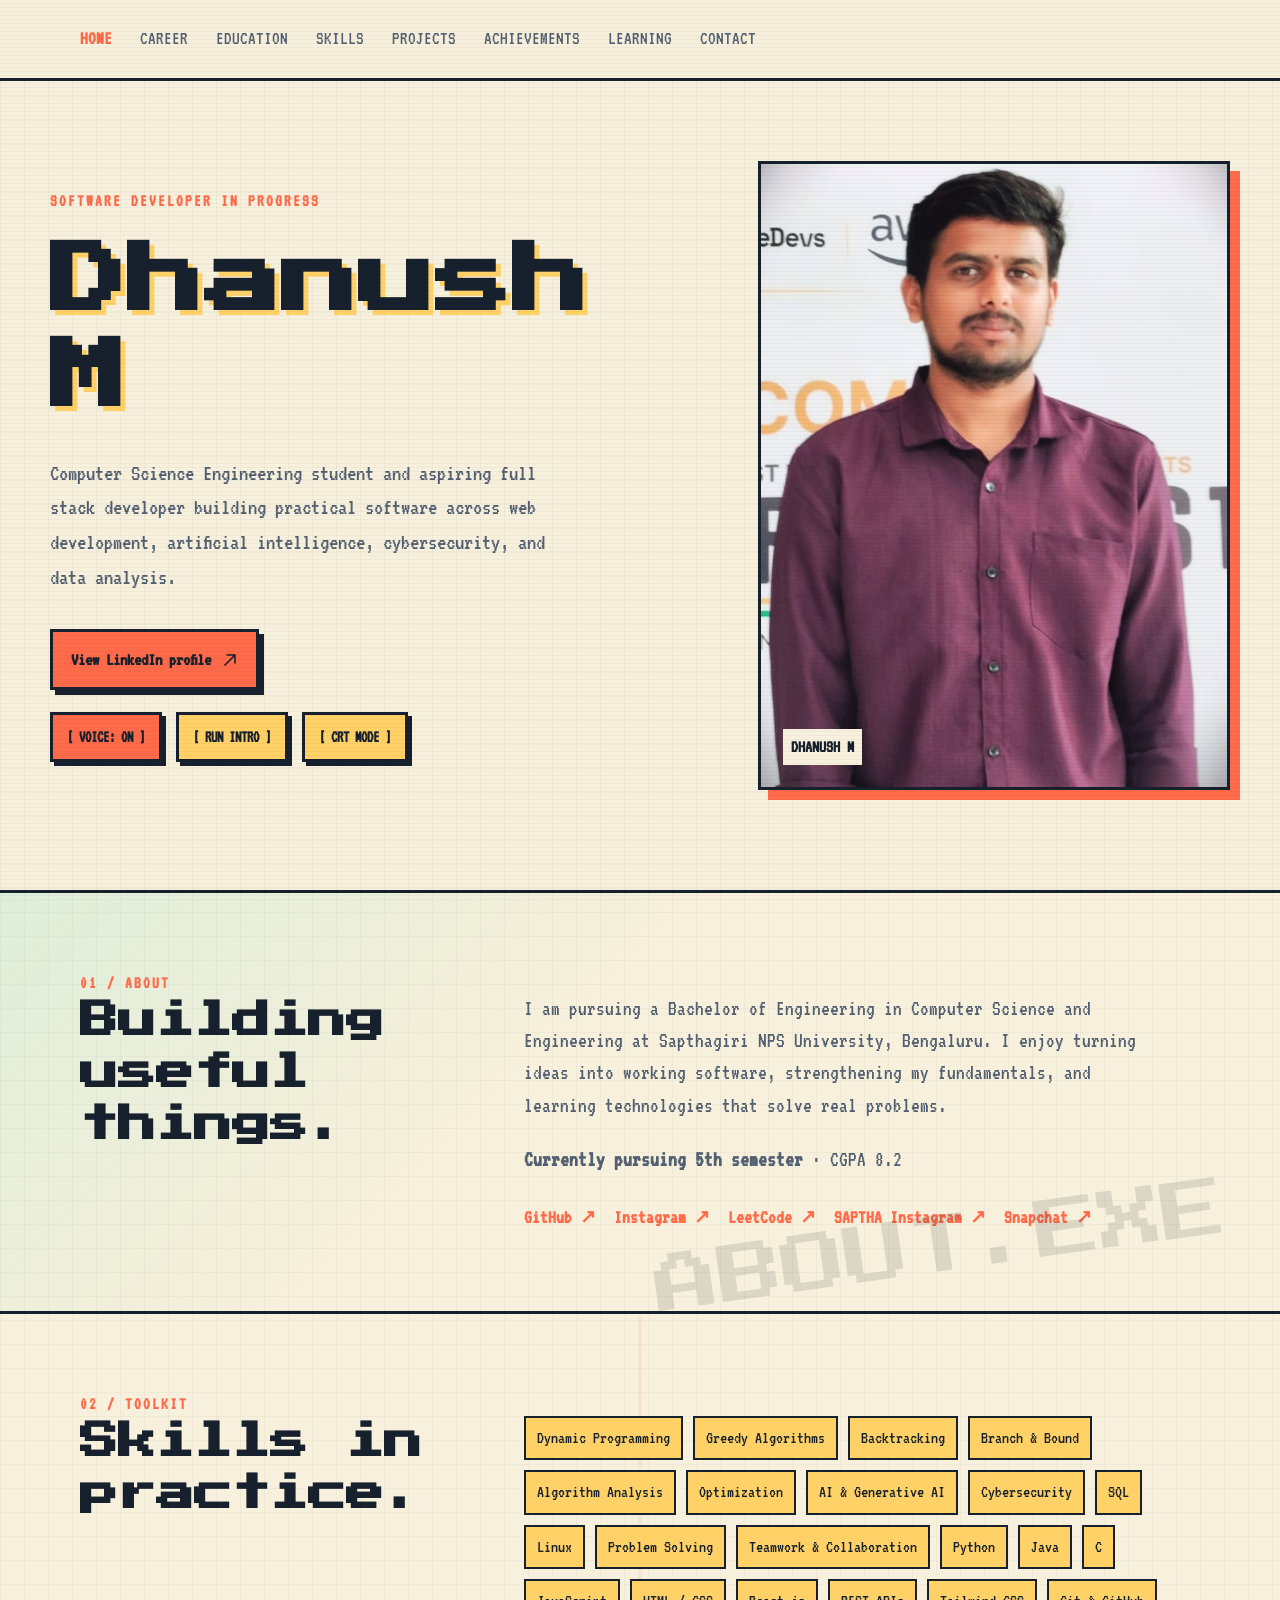
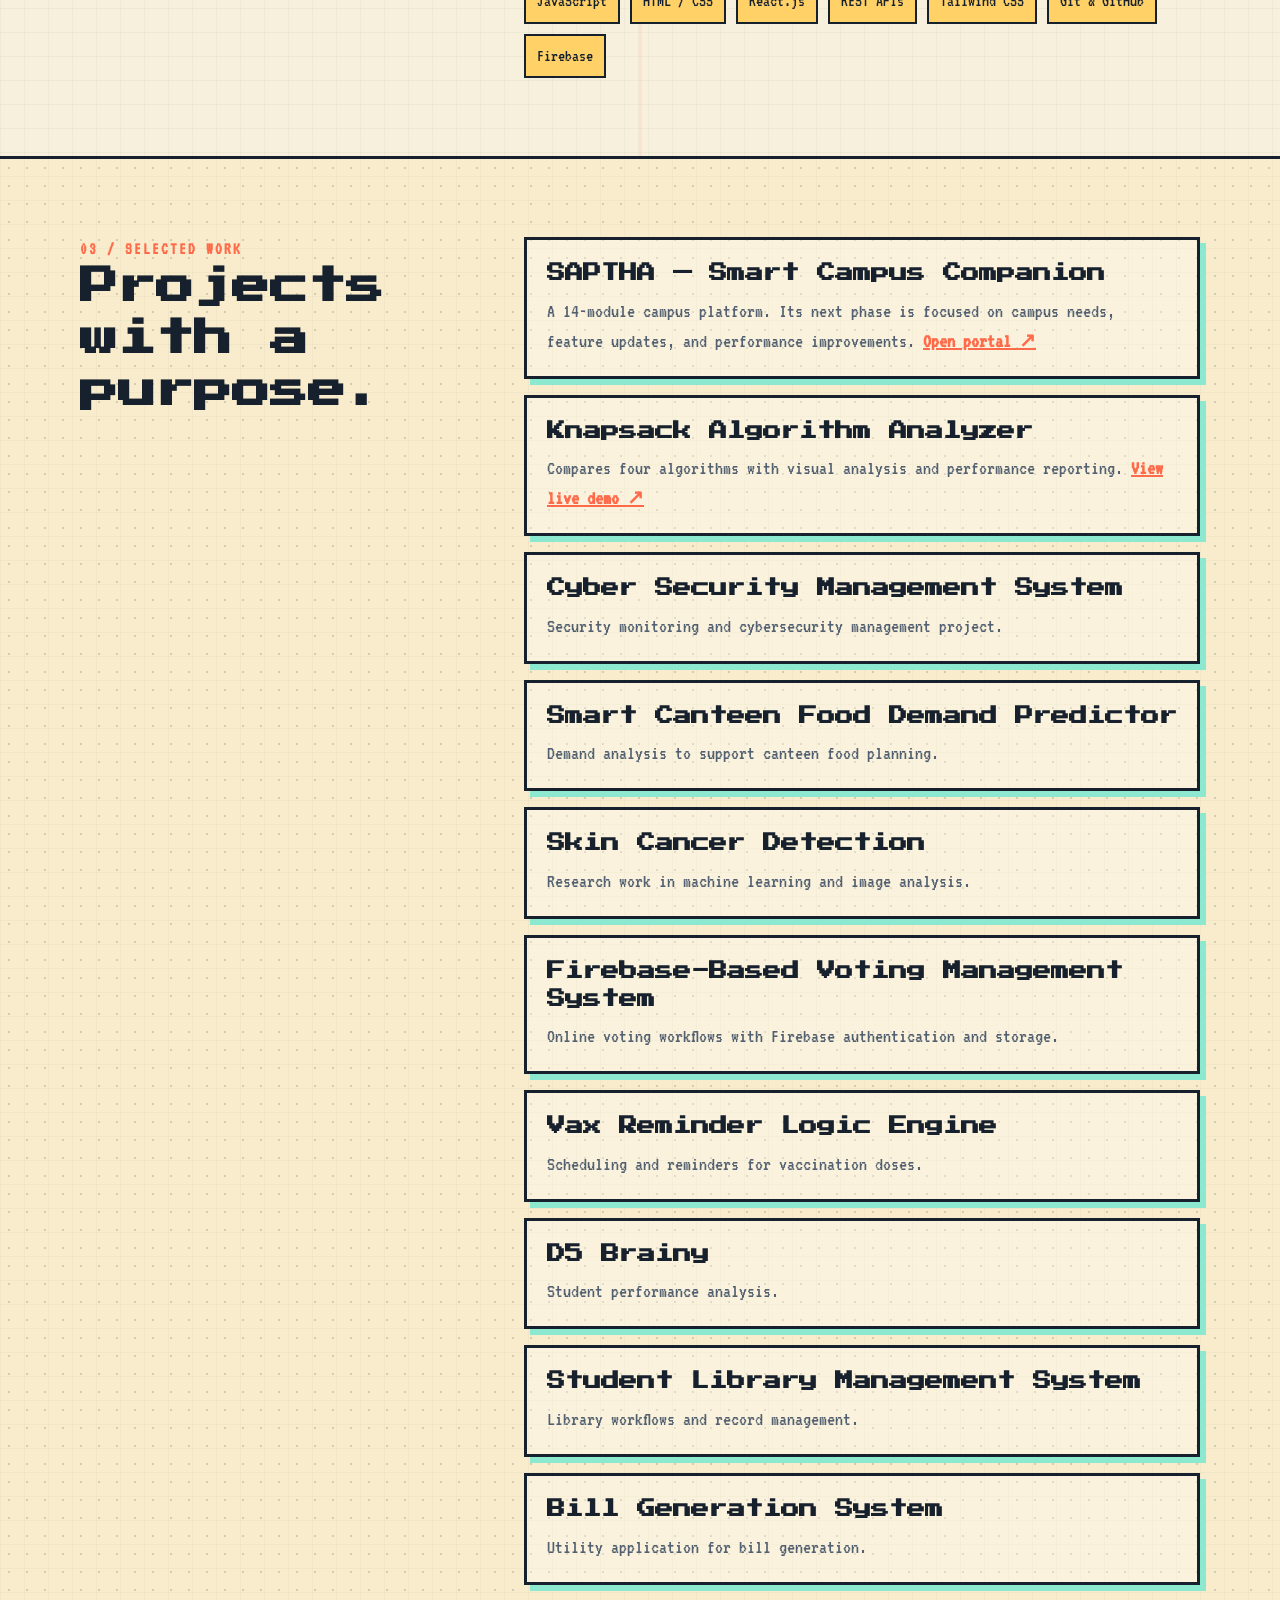
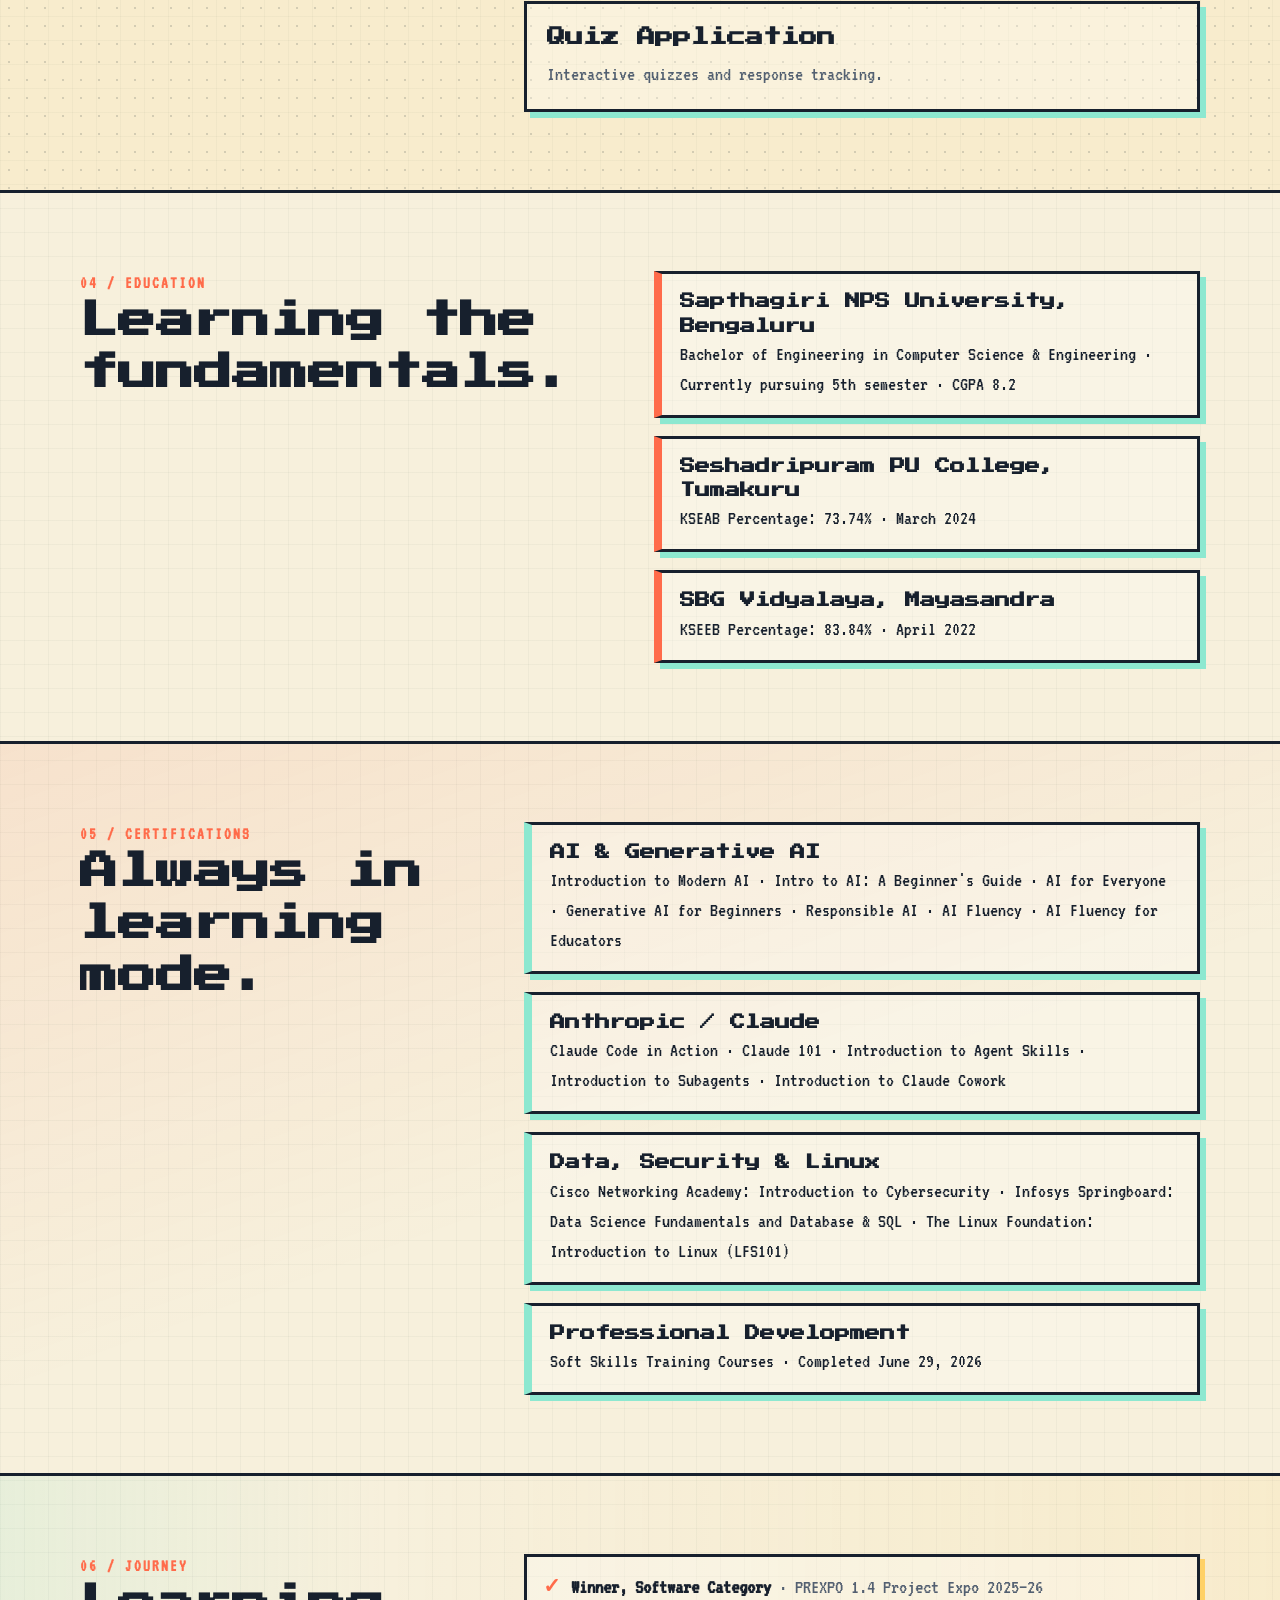
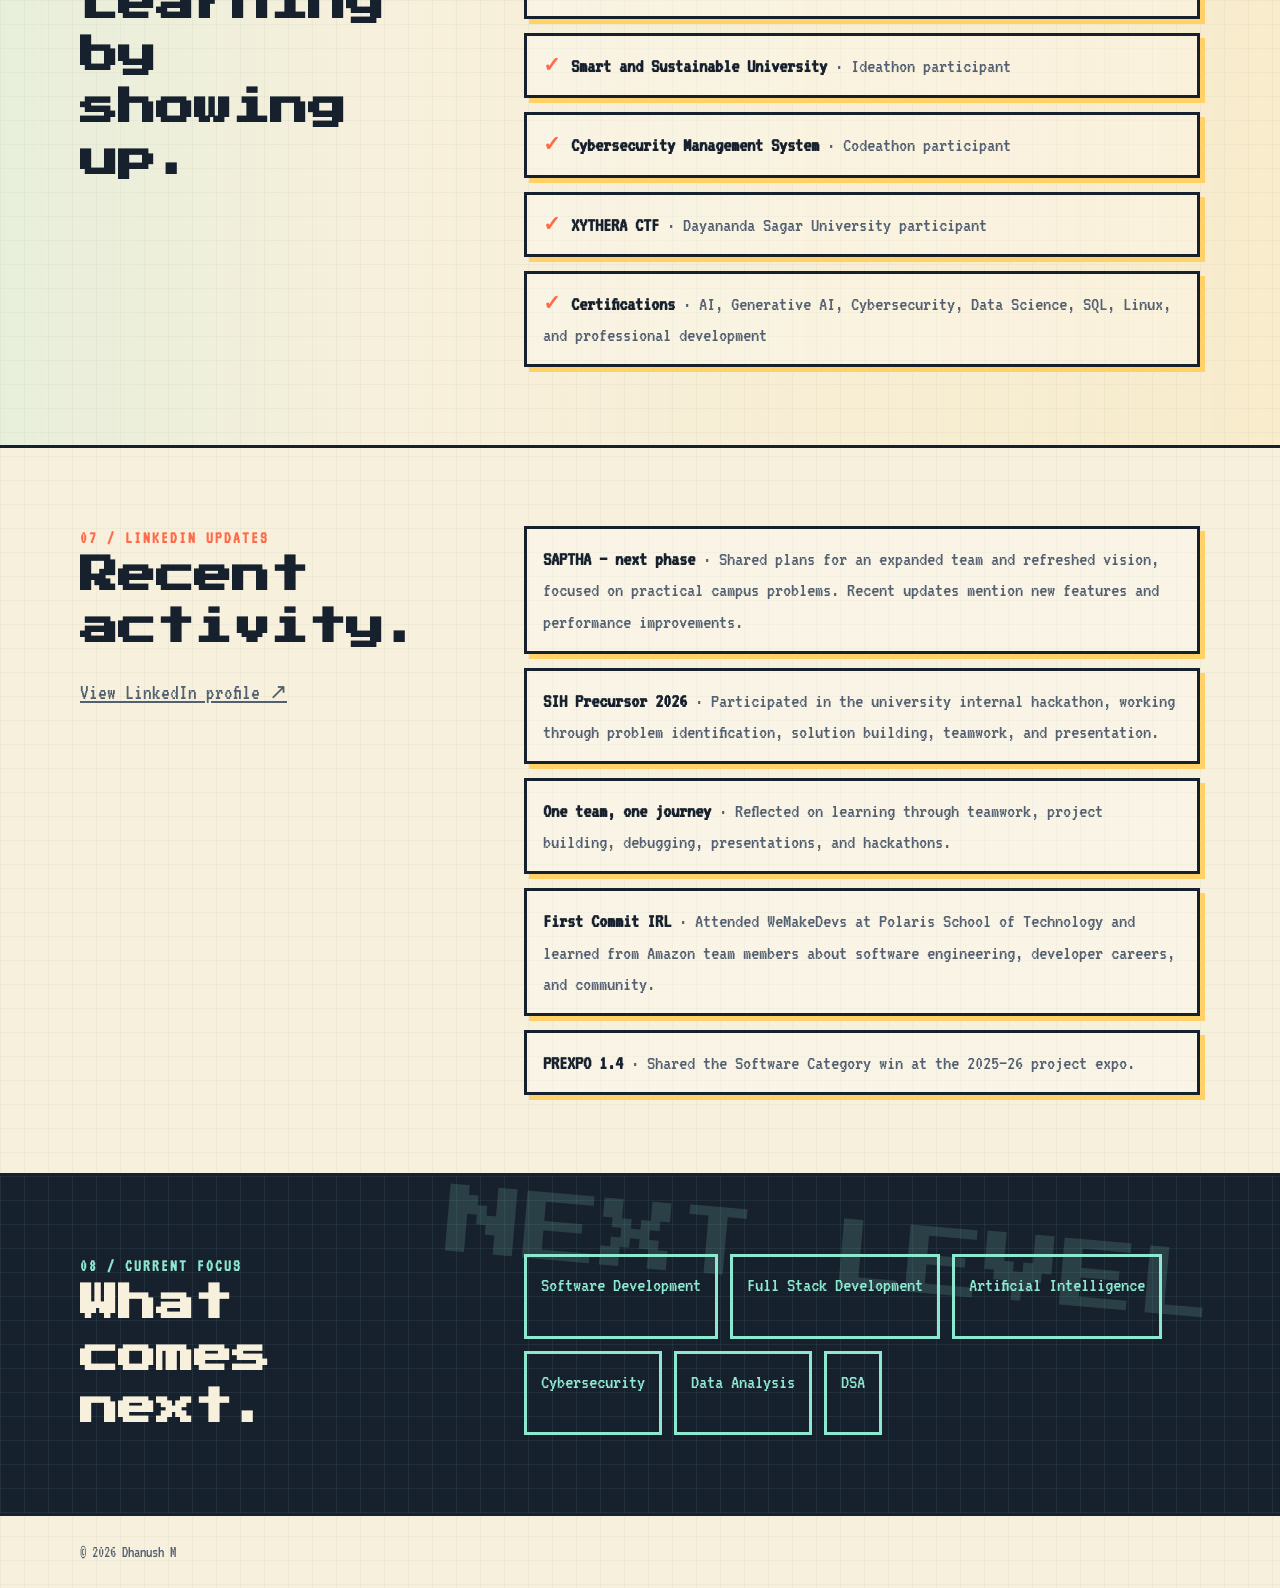
<file: index.html>
<!doctype html>
<html lang="en">
<head>
	<meta charset="utf-8">
	<meta name="viewport" content="width=device-width, initial-scale=1">
	<meta name="description" content="The personal portfolio of Dhanush M.">
	<title>Dhanush M | Portfolio</title>
	<link rel="preconnect" href="https://fonts.googleapis.com">
	<link rel="preconnect" href="https://fonts.gstatic.com" crossorigin>
	<link href="https://fonts.googleapis.com/css2?family=Press+Start+2P&family=VT323&display=swap" rel="stylesheet">
	<link rel="stylesheet" href="portfolio.css">
	<style>
		:root {
			--ink: #17202d;
			--muted: #536071;
			--paper: #f7f0dc;
			--mint: #8de8d0;
			--coral: #ff6b4a;
			--yellow: #ffd166;
			--sky: #69c7ff;
			--pink: #ff9fcf;
			--navy: #304a70;
			--cube-1: var(--coral);
			--cube-2: var(--yellow);
			--cube-3: var(--mint);
			--cube-4: var(--sky);
			--cube-5: var(--pink);
			--cube-6: var(--navy);
			--line: rgba(23, 32, 45, .22);
		}

		* { box-sizing: border-box; }
		html { scroll-behavior: smooth; }
		body, header, .section, .project, .education-item, .cert-item, .milestones li, .button, .skill { transition: background-color 1.2s ease, color 1.2s ease, border-color 1.2s ease, box-shadow 1.2s ease; }
		body {
			margin: 0;
			color: var(--ink);
			background-color: var(--paper);
			background-image: linear-gradient(rgba(23,32,45,.035) 1px, transparent 1px), linear-gradient(90deg, rgba(23,32,45,.035) 1px, transparent 1px);
			background-size: 24px 24px;
			font-family: "VT323", monospace;
			line-height: 1.5;
		}
		body::before { content: ""; position: fixed; inset: 0; z-index: 10; pointer-events: none; background: repeating-linear-gradient(0deg, rgba(23,32,45,.035) 0, rgba(23,32,45,.035) 1px, transparent 1px, transparent 4px); mix-blend-mode: multiply; }
		body.booting { overflow: hidden; }
		.boot-screen { position: fixed; inset: 0; z-index: 50; display: grid; place-items: center; background: var(--ink); color: var(--mint); transition: opacity .45s steps(4, end), visibility .45s; }
		.boot-screen::before { content: ""; position: absolute; inset: 0; background: repeating-linear-gradient(0deg, transparent 0 5px, rgba(141,232,208,.08) 5px 6px); pointer-events: none; }
		.boot-screen.is-done { opacity: 0; visibility: hidden; pointer-events: none; }
		.boot-console { width: min(520px, calc(100% - 44px)); padding: 26px; border: 3px solid var(--mint); box-shadow: 8px 8px 0 var(--coral); font-family: "VT323", monospace; font-size: 1.35rem; }
		.boot-title { color: var(--yellow); font-family: "Press Start 2P", monospace; font-size: clamp(.9rem, 3vw, 1.4rem); line-height: 1.6; }
		.boot-line { margin: 18px 0 10px; }
		.boot-line::after { content: "_"; animation: boot-blink .7s steps(1, end) infinite; }
		.boot-progress { height: 18px; border: 2px solid var(--mint); padding: 2px; }
		.boot-progress span { display: block; width: 0; height: 100%; background: var(--coral); animation: boot-load 1.25s steps(8, end) forwards; }
		.boot-hint { margin: 14px 0 0; color: var(--paper); font-size: 1rem; }
		@keyframes boot-load { to { width: 100%; } }
		@keyframes boot-blink { 50% { opacity: 0; } }
		.hero > div:first-child { animation: hero-in .65s .95s both steps(5, end); }
		.portrait { animation: hero-in .65s 1.1s both steps(5, end); }
		@keyframes hero-in { from { opacity: 0; transform: translateY(14px); } to { opacity: 1; transform: translateY(0); } }
		a { color: inherit; }
		button { font: inherit; }
		.shell { max-width: 1180px; margin: auto; padding: 0 30px; }
		header { border-bottom: 3px solid var(--ink); background: rgba(247,240,220,.9); }
		nav { min-height: 78px; display: flex; align-items: center; justify-content: space-between; }
		.nav-links { display: flex; gap: 28px; color: var(--muted); font-size: 1.2rem; text-transform: uppercase; }
		.nav-links a { text-decoration: none; }
		.nav-links a:hover { color: var(--ink); }
		.nav-links a:first-child { color: var(--coral); font-weight: 700; }
		.hero { min-height: 620px; display: grid; grid-template-columns: minmax(0, 1.15fr) minmax(0, .85fr); align-items: center; gap: 70px; padding: 80px 0 100px; }
		.eyebrow { color: var(--coral); font-size: 1.05rem; font-weight: 700; letter-spacing: .12em; text-transform: uppercase; }
		h1, h2, h3 { font-family: "Press Start 2P", monospace; margin: 0; }
		h1 { max-width: 700px; margin-top: 20px; overflow-wrap: anywhere; font-size: clamp(2.4rem, 6vw, 5.6rem); line-height: 1.25; text-shadow: 5px 5px 0 var(--yellow); }
		.hero-copy { max-width: 500px; margin: 30px 0 34px; color: var(--muted); font-size: 1.45rem; }
		.button { display: inline-flex; align-items: center; gap: 11px; padding: 14px 18px; border: 3px solid var(--ink); border-radius: 0; background: var(--coral); color: var(--ink); font-size: 1.15rem; font-weight: 700; text-decoration: none; box-shadow: 5px 5px 0 var(--ink); transition: transform .15s, box-shadow .15s; }
		.button:hover { background: var(--yellow); transform: translate(3px, 3px); box-shadow: 2px 2px 0 var(--ink); }
		.button svg { width: 16px; height: 16px; }
		.portrait { position: relative; width: 100%; aspect-ratio: 3 / 4; border: 3px solid var(--ink); background: var(--mint); overflow: hidden; box-shadow: 10px 10px 0 var(--coral); }
		.profile-image { position: absolute; inset: 0; width: 100%; height: 100%; object-fit: cover; object-position: center; filter: saturate(.9) contrast(1.04); }
		@keyframes social-pulse { 0%, 100% { rotate: -2deg; } 50% { rotate: 2deg; } }
		.console-label { position: absolute; bottom: 22px; left: 22px; z-index: 1; padding: 5px 8px; color: var(--ink); background: var(--paper); font-size: 1.1rem; font-weight: 700; text-transform: uppercase; }
		@keyframes float { 0%, 100% { translate: 0 0; } 50% { translate: 0 -12px; } }
		@keyframes orbit { to { rotate: 360deg; } }
		@keyframes blink { 50% { opacity: .35; } }
		.section { border-top: 3px solid var(--ink); padding: 78px 0; }
		.section.reveal-ready { opacity: 0; transform: translateY(34px); }
		.section.reveal-ready.is-visible { opacity: 1; transform: translateY(0); transition: opacity .7s ease, transform .7s cubic-bezier(.2,.8,.2,1); }
		.section.reveal-ready .content-grid > * { opacity: 0; transform: translateY(18px); }
		.section.reveal-ready.is-visible .content-grid > * { opacity: 1; transform: translateY(0); transition: opacity .55s ease .16s, transform .55s ease .16s; }
		.section.reveal-ready.is-visible .content-grid > :nth-child(2) { transition-delay: .28s; }
		#about { position: relative; overflow: hidden; background: linear-gradient(135deg, rgba(141,232,208,.22), transparent 42%); }
		#about::after { content: "ABOUT.EXE"; position: absolute; right: 4%; bottom: 16px; color: rgba(23,32,45,.12); font-family: "Press Start 2P", monospace; font-size: clamp(1rem, 5vw, 4rem); transform: rotate(-8deg); pointer-events: none; }
		#skills { background: linear-gradient(90deg, transparent 49.8%, rgba(255,107,74,.11) 50%, transparent 50.2%); }
		#skills .skill { animation: chip-float 4s ease-in-out infinite; }
		#skills .skill:nth-child(2n) { animation-delay: -.8s; }
		#skills .skill:nth-child(3n) { animation-delay: -1.6s; }
		#projects { background-color: rgba(255,209,102,.12); background-image: radial-gradient(rgba(23,32,45,.16) 1px, transparent 1px); background-size: 18px 18px; }
		#projects .project { position: relative; overflow: hidden; }
		#projects .project::after { content: "OPEN FILE"; position: absolute; top: 10px; right: 12px; color: rgba(23,32,45,.35); font-size: .85rem; opacity: 0; transform: translateX(8px); transition: opacity .2s, transform .2s; }
		#projects .project:hover::after { opacity: 1; transform: translateX(0); }
		#certifications { background: linear-gradient(160deg, rgba(255,107,74,.1), transparent 55%); }
		#certifications .cert-item { border-left-color: var(--mint); }
		#journey { background: linear-gradient(90deg, rgba(141,232,208,.15), transparent 30%, rgba(255,209,102,.13)); }
		#journey .milestones li::before { content: "✓"; display: inline-block; margin-right: 10px; color: var(--coral); font-weight: 700; animation: signal-pulse 1.8s ease-in-out infinite; }
		#focus { position: relative; overflow: hidden; }
		#focus::before { content: "NEXT LEVEL"; position: absolute; right: 5%; top: 22px; color: rgba(141,232,208,.16); font-family: "Press Start 2P", monospace; font-size: clamp(1.2rem, 6vw, 5rem); transform: rotate(5deg); }
		#focus .focus-strip span { animation: focus-pulse 3s ease-in-out infinite; }
		#focus .focus-strip span:nth-child(2n) { animation-delay: -1.5s; }
		@keyframes chip-float { 0%, 100% { transform: translateY(0) rotate(-1deg); } 50% { transform: translateY(-5px) rotate(1deg); } }
		@keyframes signal-pulse { 0%, 100% { opacity: .45; transform: scale(1); } 50% { opacity: 1; transform: scale(1.2); } }
		@keyframes focus-pulse { 0%, 100% { border-color: var(--mint); } 50% { border-color: var(--yellow); box-shadow: 0 0 0 4px rgba(255,209,102,.12); } }
		.section-grid { display: grid; grid-template-columns: .65fr 1.35fr; gap: 80px; }
		h2 { font-size: clamp(1.6rem, 3vw, 2.6rem); line-height: 1.35; }
		.section-text { max-width: 630px; color: var(--muted); font-size: 1.35rem; }
		.contact { background: var(--ink); color: var(--paper); background-image: linear-gradient(rgba(141,232,208,.08) 1px, transparent 1px), linear-gradient(90deg, rgba(141,232,208,.08) 1px, transparent 1px); background-size: 24px 24px; }
		.contact .eyebrow { color: var(--mint); }
		.contact .section-grid { align-items: end; }
		.contact .section-text { color: #b9c6cf; }
		.contact .button { background: var(--mint); }
		.contact .button:hover { background: var(--mint); color: var(--ink); }
		.contact-details { display: grid; gap: 8px; margin: 26px 0; }
		.contact-label { display: inline-block; min-width: 116px; color: var(--coral); font-size: 1.05rem; text-transform: uppercase; }
		.contact-details a { color: var(--paper); font-family: "Space Grotesk", sans-serif; font-size: 1.05rem; text-decoration: none; }
		.contact-details a:hover { color: var(--mint); }
		.content-grid { display: grid; grid-template-columns: .7fr 1.3fr; gap: 80px; }
		.skills { display: flex; flex-wrap: wrap; gap: 10px; margin-top: 24px; }
		.skill { padding: 7px 11px; border: 2px solid var(--ink); background: var(--yellow); font-size: 1.1rem; }
		.project-list { display: grid; gap: 16px; }
		.project { padding: 20px; border: 3px solid var(--ink); background: rgba(255,255,255,.28); box-shadow: 6px 6px 0 var(--mint); cursor: pointer; transition: transform .15s, box-shadow .15s, background .15s; }
		.project:hover, .project:focus-within { background: var(--yellow); transform: translate(-3px, -3px); box-shadow: 9px 9px 0 var(--coral); }
		.project h3 { font-size: 1.15rem; line-height: 1.5; }
		.project p { margin: 8px 0 0; color: var(--muted); font-size: 1.25rem; }
		.project a { color: var(--coral); font-weight: 700; }
		.milestones { display: grid; gap: 14px; margin: 0; padding: 0; list-style: none; color: var(--muted); font-size: 1.3rem; }
		.milestones li { padding: 14px 16px; border: 3px solid var(--ink); background: rgba(255,255,255,.28); cursor: pointer; transform-style: preserve-3d; transition: transform .16s, box-shadow .16s, background .16s; box-shadow: 5px 5px 0 var(--yellow); }
		.milestones li:hover { background: var(--mint); transform: translate(-3px, -3px) rotateX(2deg) rotateY(2deg); box-shadow: 8px 8px 0 var(--coral); }
		.milestones strong { color: var(--ink); }
		.socials { display: flex; flex-wrap: wrap; gap: 18px; margin-top: 28px; font-size: 1.2rem; }
		.socials a { color: var(--coral); font-weight: 700; text-decoration: none; }
		.socials a:hover { color: var(--ink); }
		.education-list, .cert-list { display: grid; gap: 18px; margin: 0; padding: 0; list-style: none; }
		.education-item, .cert-item { padding: 16px 18px; border: 3px solid var(--ink); border-left: 8px solid var(--coral); background: rgba(255,255,255,.28); font-size: 1.25rem; cursor: pointer; transform-style: preserve-3d; transition: transform .16s, box-shadow .16s, background .16s; box-shadow: 6px 6px 0 var(--mint); }
		.education-item:hover, .cert-item:hover { background: var(--yellow); transform: translate(-3px, -3px) rotateX(2deg) rotateY(-2deg); box-shadow: 9px 9px 0 var(--coral); }
		.education-item strong, .cert-item strong { display: block; color: var(--ink); font-family: "Press Start 2P", monospace; font-size: .95rem; line-height: 1.6; }
		.focus-strip { display: flex; flex-wrap: wrap; gap: 12px; color: var(--paper); font-size: 1.3rem; }
		.focus-strip span { padding: 12px 14px; border: 3px solid var(--mint); color: var(--mint); cursor: pointer; transform-style: preserve-3d; transition: transform .16s, background .16s, color .16s; }
		.focus-strip span:hover { background: var(--mint); color: var(--ink); transform: translateY(-5px) rotateX(8deg); }
		.interaction-bar { display: flex; flex-wrap: wrap; gap: 14px; margin-top: 22px; }
		.tool-button { padding: 10px 14px; border: 3px solid var(--ink); background: var(--yellow); color: var(--ink); cursor: pointer; box-shadow: 4px 4px 0 var(--ink); font-weight: 700; }
		.tool-button:hover { background: var(--mint); transform: translate(2px, 2px); box-shadow: 2px 2px 0 var(--ink); }
		.tool-button[aria-pressed="true"] { background: var(--coral); }
		.modal { position: fixed; inset: 0; z-index: 20; display: grid; place-items: center; padding: 24px; background: rgba(23,32,45,.72); opacity: 0; pointer-events: none; transition: opacity .2s; }
		.modal.is-open { opacity: 1; pointer-events: auto; }
		.modal-card { width: min(620px, 100%); padding: 28px; border: 4px solid var(--ink); background: var(--paper); box-shadow: 10px 10px 0 var(--coral); transform: translateY(14px) rotate(-1deg); transition: transform .2s; }
		.modal.is-open .modal-card { transform: translateY(0) rotate(0); }
		.modal-card h2 { margin-bottom: 16px; font-size: clamp(1.3rem, 3vw, 2rem); }
		.modal-card p { color: var(--muted); font-size: 1.4rem; }
		.modal-close { float: right; border: 3px solid var(--ink); background: var(--coral); color: var(--ink); cursor: pointer; font-size: 1.3rem; line-height: 1; padding: 5px 9px; }
		.voice-status { position: fixed; right: 22px; bottom: 22px; z-index: 15; display: none; padding: 9px 12px; border: 3px solid var(--ink); background: var(--mint); color: var(--ink); font-size: 1.05rem; box-shadow: 4px 4px 0 var(--ink); }
		.voice-status.is-active { display: block; animation: blink 1s step-end infinite; }
		footer { padding: 24px 0; color: var(--muted); font-size: 1rem; }
		@media (max-width: 720px) {
			.shell { padding: 0 20px; }
			.nav-links { gap: 14px; font-size: .76rem; }
			.hero { display: flex; flex-direction: column; align-items: stretch; gap: 42px; padding: 65px 0 75px; }
			.initials { font-size: 6rem; }
			.section { padding: 58px 0; }
			.section-grid { grid-template-columns: 1fr; gap: 28px; }
			.content-grid { grid-template-columns: 1fr; gap: 28px; }
			.modal-card { padding: 22px; }
		}
		@media (prefers-reduced-motion: reduce) {
			*, *::before, *::after { animation-duration: .01ms !important; animation-iteration-count: 1 !important; scroll-behavior: auto !important; transition-duration: .01ms !important; }
		}
	</style>
</head>
<body class="booting">
	<div class="boot-screen" id="boot-screen" role="status" aria-live="polite">
		<div class="boot-console">
			<div class="boot-title">DHANUSH M</div>
			<div class="boot-line">Loading personal interface</div>
			<div class="boot-progress" aria-hidden="true"><span></span></div>
			<div class="boot-hint">2026 · READY TO EXPLORE</div>
		</div>
	</div>
	<header>
		<div class="shell">
			<nav aria-label="Main navigation">
				<div class="nav-links">
					<a href="index.html">Home</a>
					<a href="career.html">Career</a>
					<a href="education.html">Education</a>
					<a href="skills.html">Skills</a>
					<a href="projects.html">Projects</a>
					<a href="achievements.html">Achievements</a>
					<a href="certifications.html">Learning</a>
					<a href="contact.html">Contact</a>
				</div>
			</nav>
		</div>
	</header>

	<main id="top">
		<section class="shell hero">
			<div>
				<div class="eyebrow">Software developer in progress</div>
				<h1>Dhanush M</h1>
				<p class="hero-copy">Computer Science Engineering student and aspiring full stack developer building practical software across web development, artificial intelligence, cybersecurity, and data analysis.</p>
				<a class="button" data-say="Opening Dhanush's LinkedIn profile." href="https://www.linkedin.com/in/dhanush-m-9888b440a" target="_blank" rel="noopener noreferrer">
					View LinkedIn profile
					<svg viewBox="0 0 16 16" fill="none" aria-hidden="true"><path d="M3 13 13 3M5 3h8v8" stroke="currentColor" stroke-width="1.6" stroke-linecap="round" stroke-linejoin="round"/></svg>
				</a>
				<div class="interaction-bar">
					<button class="tool-button" id="voice-toggle" type="button" aria-pressed="true">[ VOICE: ON ]</button>
					<button class="tool-button" id="welcome-button" type="button" data-say="Welcome to Dhanush M's interactive portfolio. Click a project card to inspect it.">[ RUN INTRO ]</button>
					<button class="tool-button" id="crt-toggle" type="button" aria-pressed="false">[ CRT MODE ]</button>
				</div>
			</div>
			<div class="portrait" aria-label="Portrait of Dhanush M">
				<img class="profile-image" src="profile.jpeg" alt="Portrait of Dhanush M">
				<span class="console-label">Dhanush M</span>
			</div>
		</section>

		<section class="section" id="about">
			<div class="shell content-grid">
				<div><div class="eyebrow">01 / About</div><h2>Building useful things.</h2></div>
				<div>
					<p class="section-text">I am pursuing a Bachelor of Engineering in Computer Science and Engineering at Sapthagiri NPS University, Bengaluru. I enjoy turning ideas into working software, strengthening my fundamentals, and learning technologies that solve real problems.</p>
					<p class="section-text"><strong>Currently pursuing 5th semester</strong> · CGPA 8.2</p>
					<div class="socials">
						<a href="https://github.com/dhanugagan" target="_blank" rel="noopener noreferrer">GitHub ↗</a>
						<a href="https://www.instagram.com/_dhanush.udedar_/" target="_blank" rel="noopener noreferrer">Instagram ↗</a>
						<a data-say="Opening Dhanush's LeetCode profile." href="https://leetcode.com/u/DhanushX20/" target="_blank" rel="noopener noreferrer">LeetCode ↗</a>
						<a data-say="Opening the SAPTHA NPSU Instagram profile." href="https://www.instagram.com/saptha_snpsu/" target="_blank" rel="noopener noreferrer">SAPTHA Instagram ↗</a>
						<a data-say="Opening Dhanush's Snapchat profile." href="https://www.snapchat.com/add/dhanush_udedar" target="_blank" rel="noopener noreferrer">Snapchat ↗</a>
					</div>
				</div>
			</div>
		</section>

		<section class="section" id="skills">
			<div class="shell content-grid">
				<div><div class="eyebrow">02 / Toolkit</div><h2>Skills in practice.</h2></div>
				<div class="skills"><span class="skill">Dynamic Programming</span><span class="skill">Greedy Algorithms</span><span class="skill">Backtracking</span><span class="skill">Branch &amp; Bound</span><span class="skill">Algorithm Analysis</span><span class="skill">Optimization</span><span class="skill">AI &amp; Generative AI</span><span class="skill">Cybersecurity</span><span class="skill">SQL</span><span class="skill">Linux</span><span class="skill">Problem Solving</span><span class="skill">Teamwork &amp; Collaboration</span><span class="skill">Python</span><span class="skill">Java</span><span class="skill">C</span><span class="skill">JavaScript</span><span class="skill">HTML / CSS</span><span class="skill">React.js</span><span class="skill">REST APIs</span><span class="skill">Tailwind CSS</span><span class="skill">Git &amp; GitHub</span><span class="skill">Firebase</span>
			</div>
		</section>

		<section class="section" id="projects">
			<div class="shell content-grid">
				<div><div class="eyebrow">03 / Selected work</div><h2>Projects with a purpose.</h2></div>
				<div class="project-list">
					<article class="project" tabindex="0" data-title="SAPTHA — Smart Campus Companion" data-detail="A unified digital campus platform with 14 modules, student/coordinator/admin portals, SRN-personalized academic resources, and security and scale priorities. The LinkedIn project roadmap includes a native app, AI chatbot, LMS integration, digital certificates, analytics, and campus ERP integration."><h3>SAPTHA — Smart Campus Companion</h3><p>A 14-module campus platform. Its next phase is focused on campus needs, feature updates, and performance improvements. <a href="https://sapthasnpsuportal.vercel.app/" target="_blank" rel="noopener noreferrer">Open portal ↗</a></p></article>
					<article class="project" tabindex="0" data-title="Knapsack Algorithm Analyzer" data-detail="Interactive 0/1 Knapsack analysis comparing Dynamic Programming, Greedy, Backtracking, and Branch &amp; Bound, with DP visualization, benchmarking, complexity analysis, execution history, and analytical reporting."><h3>Knapsack Algorithm Analyzer</h3><p>Compares four algorithms with visual analysis and performance reporting. <a href="https://knapsack-optimization-system.vercel.app/KnapAnalyzer" target="_blank" rel="noopener noreferrer">View live demo ↗</a></p></article>
					<article class="project" tabindex="0" data-title="Cyber Security Management System" data-detail="A cybersecurity management system project focused on security monitoring and management functionalities."><h3>Cyber Security Management System</h3><p>Security monitoring and cybersecurity management project.</p></article>
					<article class="project" tabindex="0" data-title="Smart Canteen Food Demand Predictor" data-detail="Analyzes canteen demand to help estimate food requirements and plan preparation."><h3>Smart Canteen Food Demand Predictor</h3><p>Demand analysis to support canteen food planning.</p></article>
					<article class="project" tabindex="0" data-title="Skin Cancer Detection" data-detail="A research project exploring skin cancer detection with machine learning and image analysis."><h3>Skin Cancer Detection</h3><p>Research work in machine learning and image analysis.</p></article>
					<article class="project" tabindex="0" data-title="Firebase-Based Voting Management System" data-detail="An online voting platform using Firebase authentication and data storage."><h3>Firebase-Based Voting Management System</h3><p>Online voting workflows with Firebase authentication and storage.</p></article>
					<article class="project" tabindex="0" data-title="Vax Reminder Logic Engine" data-detail="Vaccination scheduling and notification logic to help track upcoming doses."><h3>Vax Reminder Logic Engine</h3><p>Scheduling and reminders for vaccination doses.</p></article>
					<article class="project" tabindex="0" data-title="D5 Brainy" data-detail="A student performance analysis project."><h3>D5 Brainy</h3><p>Student performance analysis.</p></article>
					<article class="project" tabindex="0" data-title="Student Library Management System" data-detail="A system for managing student library workflows and records."><h3>Student Library Management System</h3><p>Library workflows and record management.</p></article>
					<article class="project" tabindex="0" data-title="Bill Generation System" data-detail="A utility application for generating bills."><h3>Bill Generation System</h3><p>Utility application for bill generation.</p></article>
					<article class="project" tabindex="0" data-title="Quiz Application" data-detail="An application for presenting quiz questions and tracking responses."><h3>Quiz Application</h3><p>Interactive quizzes and response tracking.</p></article>
				</div>
			</div>
		</section>

		<section class="section" id="education">
			<div class="shell content-grid">
				<div><div class="eyebrow">04 / Education</div><h2>Learning the fundamentals.</h2></div>
				<ul class="education-list">
					<li class="education-item"><strong>Sapthagiri NPS University, Bengaluru</strong>Bachelor of Engineering in Computer Science &amp; Engineering · Currently pursuing 5th semester · CGPA 8.2</li>
					<li class="education-item"><strong>Seshadripuram PU College, Tumakuru</strong>KSEAB Percentage: 73.74% · March 2024</li>
					<li class="education-item"><strong>SBG Vidyalaya, Mayasandra</strong>KSEEB Percentage: 83.84% · April 2022</li>
				</ul>
			</div>
		</section>

		<section class="section" id="certifications">
			<div class="shell content-grid">
				<div><div class="eyebrow">05 / Certifications</div><h2>Always in learning mode.</h2></div>
				<ul class="cert-list">
					<li class="cert-item"><strong>AI &amp; Generative AI</strong>Introduction to Modern AI · Intro to AI: A Beginner's Guide · AI for Everyone · Generative AI for Beginners · Responsible AI · AI Fluency · AI Fluency for Educators</li>
					<li class="cert-item"><strong>Anthropic / Claude</strong>Claude Code in Action · Claude 101 · Introduction to Agent Skills · Introduction to Subagents · Introduction to Claude Cowork</li>
					<li class="cert-item"><strong>Data, Security &amp; Linux</strong>Cisco Networking Academy: Introduction to Cybersecurity · Infosys Springboard: Data Science Fundamentals and Database &amp; SQL · The Linux Foundation: Introduction to Linux (LFS101)</li>
					<li class="cert-item"><strong>Professional Development</strong>Soft Skills Training Courses · Completed June 29, 2026</li>
				</ul>
			</div>
		</section>

		<section class="section" id="journey">
			<div class="shell content-grid">
				<div><div class="eyebrow">06 / Journey</div><h2>Learning by showing up.</h2></div>
				<ul class="milestones">
					<li><strong>Winner, Software Category</strong> · PREXPO 1.4 Project Expo 2025–26</li>
					<li><strong>Smart and Sustainable University</strong> · Ideathon participant</li>
					<li><strong>Cybersecurity Management System</strong> · Codeathon participant</li>
					<li><strong>XYTHERA CTF</strong> · Dayananda Sagar University participant</li>
					<li><strong>Certifications</strong> · AI, Generative AI, Cybersecurity, Data Science, SQL, Linux, and professional development</li>
				</ul>
			</div>
		</section>

		<section class="section" id="linkedin-updates">
			<div class="shell content-grid">
				<div><div class="eyebrow">07 / LinkedIn updates</div><h2>Recent activity.</h2><p class="section-text"><a href="https://www.linkedin.com/in/dhanush-m-9888b440a" target="_blank" rel="noopener noreferrer">View LinkedIn profile ↗</a></p></div>
				<ul class="milestones">
					<li><strong>SAPTHA — next phase</strong> · Shared plans for an expanded team and refreshed vision, focused on practical campus problems. Recent updates mention new features and performance improvements.</li>
								<li><strong>SIH Precursor 2026</strong> · Participated in the university internal hackathon, working through problem identification, solution building, teamwork, and presentation.</li>
								<li><strong>One team, one journey</strong> · Reflected on learning through teamwork, project building, debugging, presentations, and hackathons.</li>
								<li><strong>First Commit IRL</strong> · Attended WeMakeDevs at Polaris School of Technology and learned from Amazon team members about software engineering, developer careers, and community.</li>
					<li><strong>PREXPO 1.4</strong> · Shared the Software Category win at the 2025–26 project expo.</li>
				</ul>
			</div>
		</section>
		<section class="section contact" id="focus">
			<div class="shell content-grid">
				<div><div class="eyebrow">08 / Current focus</div><h2>What comes next.</h2></div>
				<div class="focus-strip"><span>Software Development</span><span>Full Stack Development</span><span>Artificial Intelligence</span><span>Cybersecurity</span><span>Data Analysis</span><span>DSA</span></div>
			</div>
		</section>
	</main>
	<div class="modal" id="project-modal" role="dialog" aria-modal="true" aria-labelledby="modal-title" aria-hidden="true">
		<div class="modal-card"><button class="modal-close" id="modal-close" type="button" aria-label="Close project details">X</button><div class="eyebrow">Project file opened</div><h2 id="modal-title">Project details</h2><p id="modal-detail"></p><button class="tool-button" id="modal-speak" type="button">[ READ ALOUD ]</button></div>
	</div>
	<div class="voice-status" id="voice-status" role="status">AI VOICE ACTIVE...</div>
	<footer><div class="shell">© 2026 Dhanush M</div></footer>
	<script>
		const voiceToggle = document.querySelector("#voice-toggle");
		const voiceStatus = document.querySelector("#voice-status");
		const modal = document.querySelector("#project-modal");
		const modalTitle = document.querySelector("#modal-title");
		const modalDetail = document.querySelector("#modal-detail");
		const modalSpeak = document.querySelector("#modal-speak");
		let voiceEnabled = true;
		let audioContext;

		function playClick(pitch = 520, waveform = "square", duration = .09) {
			if (!audioContext) audioContext = new (window.AudioContext || window.webkitAudioContext)();
			const oscillator = audioContext.createOscillator();
			const gain = audioContext.createGain();
			oscillator.type = waveform;
			oscillator.frequency.value = pitch;
			gain.gain.setValueAtTime(.055, audioContext.currentTime);
			gain.gain.exponentialRampToValueAtTime(.001, audioContext.currentTime + duration);
			oscillator.connect(gain).connect(audioContext.destination);
			oscillator.start();
			oscillator.stop(audioContext.currentTime + duration);
		}

		function speak(message) {
			if (!voiceEnabled || !("speechSynthesis" in window)) return;
			window.speechSynthesis.cancel();
			const utterance = new SpeechSynthesisUtterance(message);
			utterance.rate = .94;
			utterance.pitch = 1.05;
			voiceStatus.classList.add("is-active");
			utterance.onend = () => voiceStatus.classList.remove("is-active");
			window.speechSynthesis.speak(utterance);
		}

		function closeModal() {
			modal.classList.remove("is-open");
			modal.setAttribute("aria-hidden", "true");
		}

		document.addEventListener("click", event => {
			const navigation = event.target.closest("nav a");
			if (navigation) playClick(360, "square", .05);
			const link = event.target.closest("a[data-say]");
			if (link) { playClick(680, "triangle", .12); speak(link.dataset.say); }
			const project = event.target.closest(".project");
			if (project && !event.target.closest("a")) {
				playClick(440, "sawtooth", .14);
				modalTitle.textContent = project.dataset.title;
				modalDetail.textContent = project.dataset.detail;
				modal.classList.add("is-open");
				modal.setAttribute("aria-hidden", "false");
				speak(project.dataset.detail);
			}
		});
		document.addEventListener("keydown", event => {
			if (event.key === "Escape") closeModal();
			if ((event.key === "Enter" || event.key === " ") && event.target.classList.contains("project")) event.target.click();
		});
		document.querySelector("#modal-close").addEventListener("click", () => { playClick(300, "sawtooth", .16); closeModal(); });
		modal.addEventListener("click", event => { if (event.target === modal) { playClick(280, "sine", .08); closeModal(); } });
		modalSpeak.addEventListener("click", () => { playClick(620, "triangle", .18); speak(modalDetail.textContent); });
		voiceToggle.addEventListener("click", () => {
			voiceEnabled = !voiceEnabled;
			voiceToggle.textContent = voiceEnabled ? "[ VOICE: ON ]" : "[ VOICE: OFF ]";
			voiceToggle.setAttribute("aria-pressed", String(voiceEnabled));
			playClick(voiceEnabled ? 680 : 260, voiceEnabled ? "triangle" : "sawtooth", .12);
			if (!voiceEnabled) window.speechSynthesis.cancel();
			else speak("AI voice enabled.");
		});
		document.querySelector("#welcome-button").addEventListener("click", event => { playClick(760, "square", .2); speak(event.currentTarget.dataset.say); });
		const bootScreen = document.querySelector("#boot-screen");
		const finishBoot = () => {
			bootScreen.classList.add("is-done");
			document.body.classList.remove("booting");
			window.setTimeout(() => bootScreen.remove(), 500);
		};
		if (window.matchMedia("(prefers-reduced-motion: reduce)").matches) finishBoot();
		else window.setTimeout(finishBoot, 1450);
	</script>
	<script src="portfolio.js"></script>
</body>
</html>
</file>
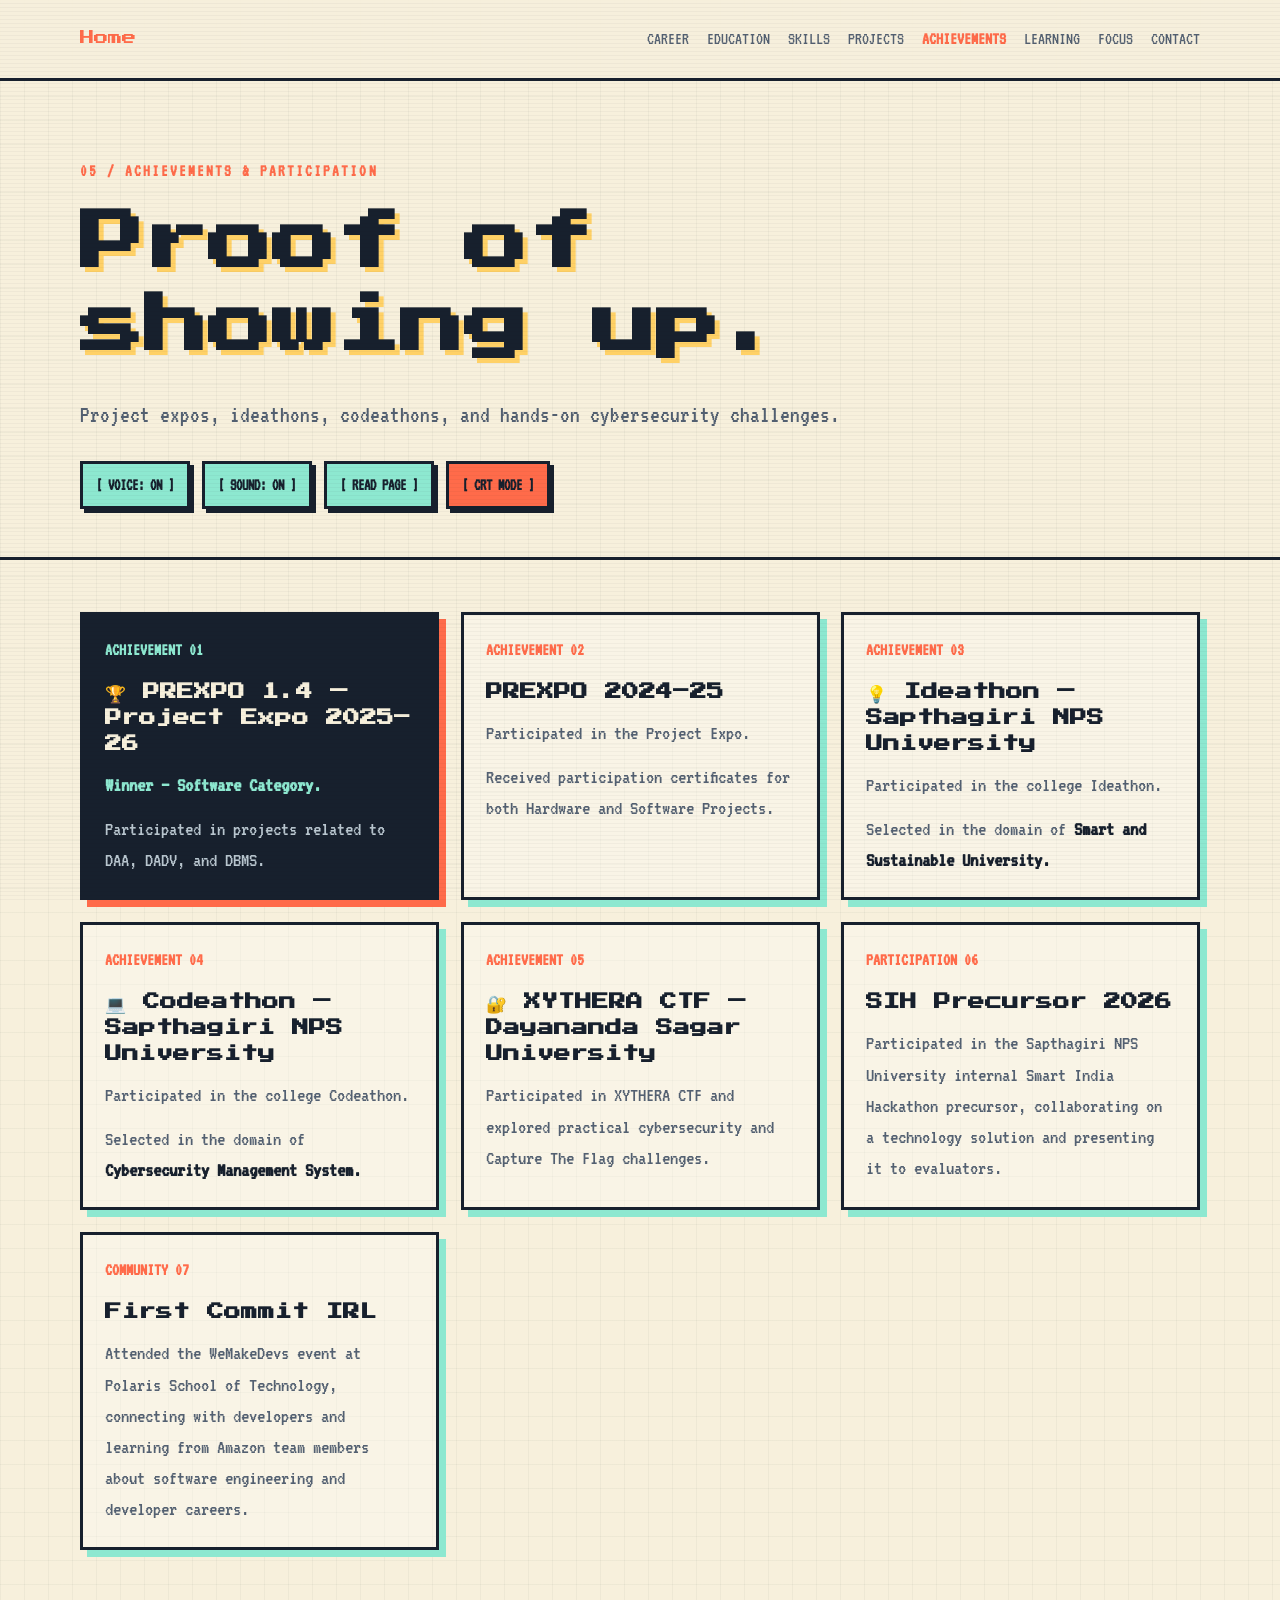
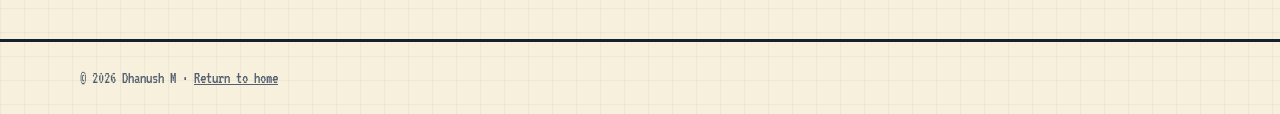
<file: achievements.html>
<!doctype html>
<html lang="en">
<head>
	<meta charset="utf-8"><meta name="viewport" content="width=device-width, initial-scale=1">
	<meta name="description" content="Achievements and participation of Dhanush M."><title>Achievements | Dhanush M</title>
	<link rel="preconnect" href="https://fonts.googleapis.com"><link rel="preconnect" href="https://fonts.gstatic.com" crossorigin><link href="https://fonts.googleapis.com/css2?family=Press+Start+2P&family=VT323&display=swap" rel="stylesheet"><link rel="stylesheet" href="portfolio.css">
</head>
<body>
<header><div class="shell"><nav><a class="brand" href="index.html">Home</a><div class="nav-links"><a href="career.html">Career</a><a href="education.html">Education</a><a href="skills.html">Skills</a><a href="projects.html">Projects</a><a href="achievements.html" aria-current="page">Achievements</a><a href="certifications.html">Learning</a><a href="focus.html">Focus</a><a href="contact.html">Contact</a></div></nav></div></header>
<main><section class="page-hero"><div class="shell"><div class="eyebrow">05 / Achievements &amp; participation</div><h1>Proof of showing up.</h1><p class="lede">Project expos, ideathons, codeathons, and hands-on cybersecurity challenges.</p></div></section>
<section class="content"><div class="shell card-grid"><article class="card highlight"><span class="number">ACHIEVEMENT 01</span><h2>🏆 PREXPO 1.4 — Project Expo 2025–26</h2><p><strong>Winner – Software Category.</strong></p><p>Participated in projects related to DAA, DADV, and DBMS.</p></article><article class="card"><span class="number">ACHIEVEMENT 02</span><h2>PREXPO 2024–25</h2><p>Participated in the Project Expo.</p><p>Received participation certificates for both Hardware and Software Projects.</p></article><article class="card"><span class="number">ACHIEVEMENT 03</span><h2>💡 Ideathon — Sapthagiri NPS University</h2><p>Participated in the college Ideathon.</p><p>Selected in the domain of <strong>Smart and Sustainable University.</strong></p></article><article class="card"><span class="number">ACHIEVEMENT 04</span><h2>💻 Codeathon — Sapthagiri NPS University</h2><p>Participated in the college Codeathon.</p><p>Selected in the domain of <strong>Cybersecurity Management System.</strong></p></article><article class="card"><span class="number">ACHIEVEMENT 05</span><h2>🔐 XYTHERA CTF — Dayananda Sagar University</h2><p>Participated in XYTHERA CTF and explored practical cybersecurity and Capture The Flag challenges.</p></article><article class="card"><span class="number">PARTICIPATION 06</span><h2>SIH Precursor 2026</h2><p>Participated in the Sapthagiri NPS University internal Smart India Hackathon precursor, collaborating on a technology solution and presenting it to evaluators.</p></article><article class="card"><span class="number">COMMUNITY 07</span><h2>First Commit IRL</h2><p>Attended the WeMakeDevs event at Polaris School of Technology, connecting with developers and learning from Amazon team members about software engineering and developer careers.</p></article></div></section></main>
<footer><div class="shell">© 2026 Dhanush M · <a href="index.html">Return to home</a></div></footer><script src="portfolio.js"></script>
</body></html>
</file>
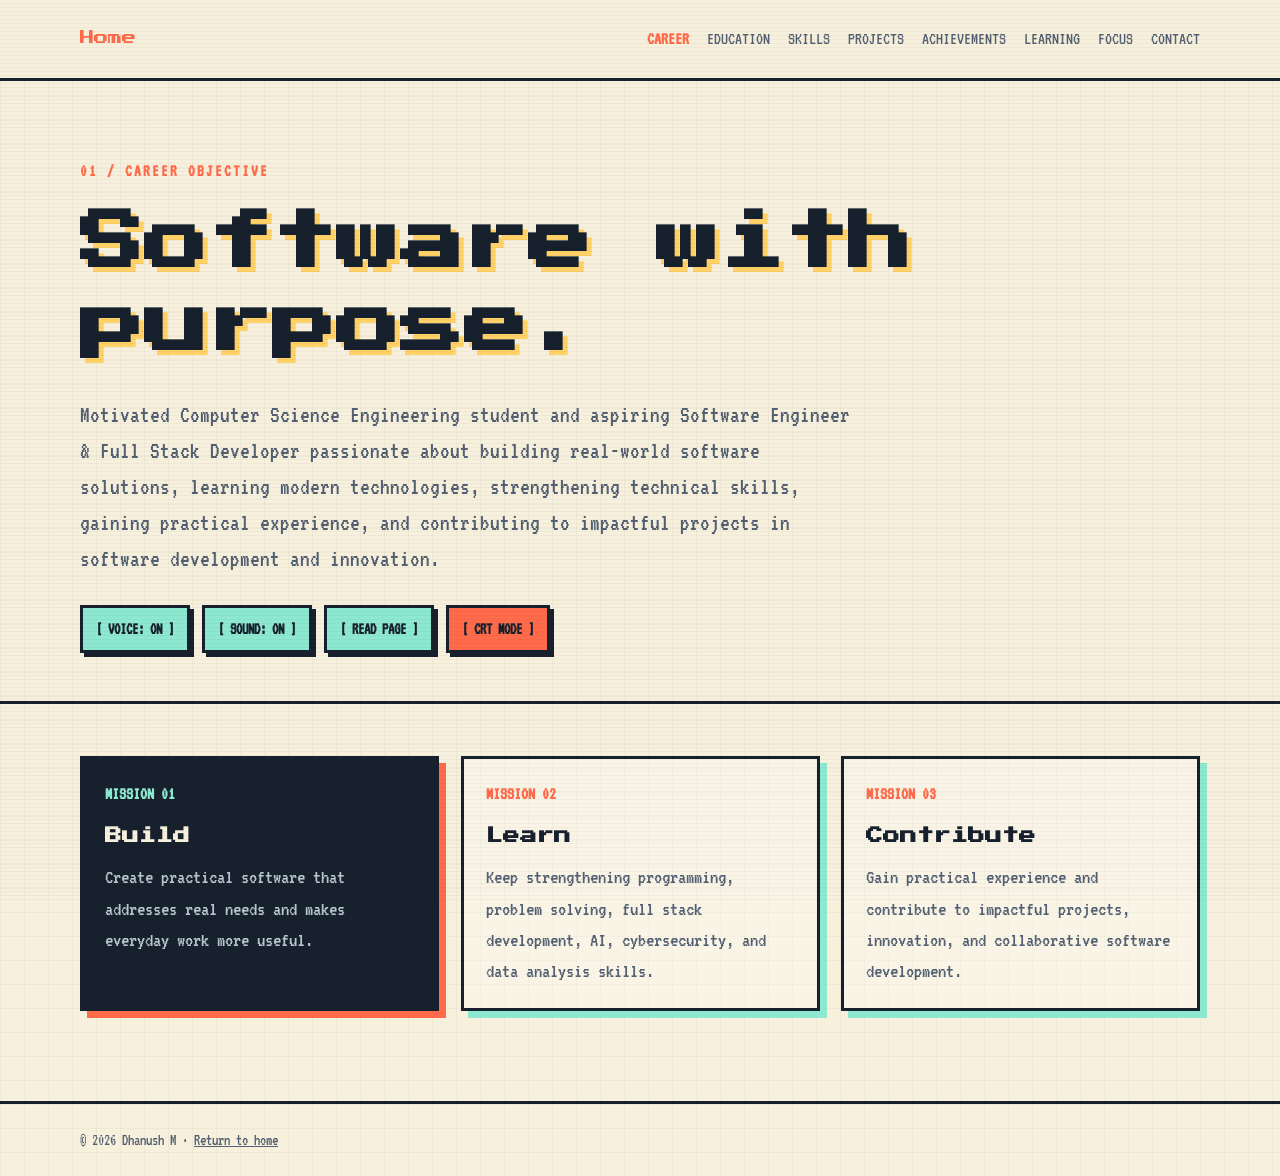
<file: career.html>
<!doctype html>
<html lang="en">
<head>
	<meta charset="utf-8"><meta name="viewport" content="width=device-width, initial-scale=1">
	<meta name="description" content="Career objective of Dhanush M."><title>Career Objective | Dhanush M</title>
	<link rel="preconnect" href="https://fonts.googleapis.com"><link rel="preconnect" href="https://fonts.gstatic.com" crossorigin>
	<link href="https://fonts.googleapis.com/css2?family=Press+Start+2P&family=VT323&display=swap" rel="stylesheet"><link rel="stylesheet" href="portfolio.css">
</head>
<body>
<header><div class="shell"><nav><a class="brand" href="index.html">Home</a><div class="nav-links"><a href="career.html" aria-current="page">Career</a><a href="education.html">Education</a><a href="skills.html">Skills</a><a href="projects.html">Projects</a><a href="achievements.html">Achievements</a><a href="certifications.html">Learning</a><a href="focus.html">Focus</a><a href="contact.html">Contact</a></div></nav></div></header>
<main><section class="page-hero"><div class="shell"><div class="eyebrow">01 / Career objective</div><h1>Software with purpose.</h1><p class="lede">Motivated Computer Science Engineering student and aspiring Software Engineer &amp; Full Stack Developer passionate about building real-world software solutions, learning modern technologies, strengthening technical skills, gaining practical experience, and contributing to impactful projects in software development and innovation.</p></div></section>
<section class="content"><div class="shell card-grid"><article class="card highlight"><span class="number">MISSION 01</span><h2>Build</h2><p>Create practical software that addresses real needs and makes everyday work more useful.</p></article><article class="card"><span class="number">MISSION 02</span><h2>Learn</h2><p>Keep strengthening programming, problem solving, full stack development, AI, cybersecurity, and data analysis skills.</p></article><article class="card"><span class="number">MISSION 03</span><h2>Contribute</h2><p>Gain practical experience and contribute to impactful projects, innovation, and collaborative software development.</p></article></div></section></main>
<footer><div class="shell">© 2026 Dhanush M · <a href="index.html">Return to home</a></div></footer><script src="portfolio.js"></script>
</body></html>
</file>
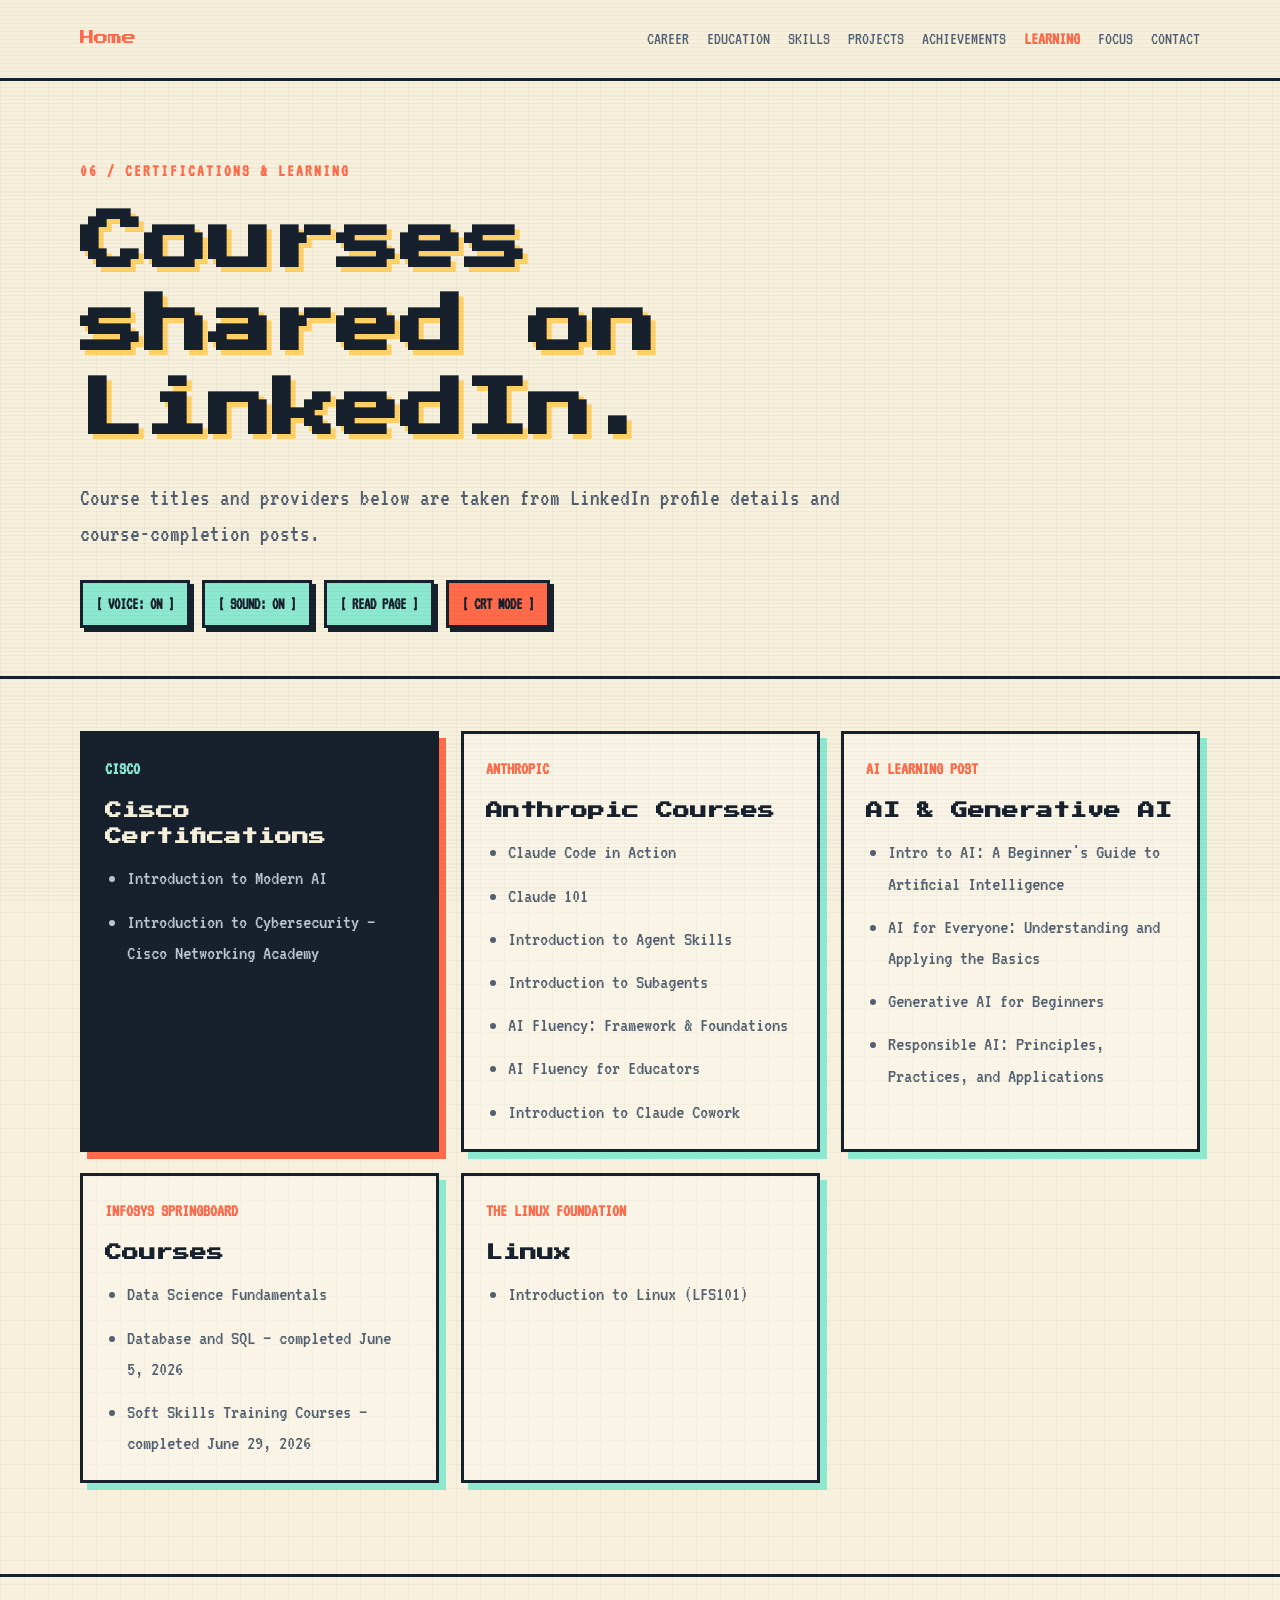
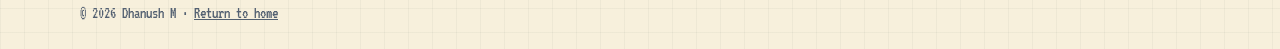
<file: certifications.html>
<!doctype html>
<html lang="en">
<head>
	<meta charset="utf-8"><meta name="viewport" content="width=device-width, initial-scale=1">
	<meta name="description" content="Courses and certifications shared on Dhanush M's LinkedIn profile and posts."><title>Certifications &amp; Learning | Dhanush M</title>
	<link rel="preconnect" href="https://fonts.googleapis.com"><link rel="preconnect" href="https://fonts.gstatic.com" crossorigin>
	<link href="https://fonts.googleapis.com/css2?family=Press+Start+2P&family=VT323&display=swap" rel="stylesheet"><link rel="stylesheet" href="portfolio.css">
</head>
<body>
<header><div class="shell"><nav><a class="brand" href="index.html">Home</a><div class="nav-links"><a href="career.html">Career</a><a href="education.html">Education</a><a href="skills.html">Skills</a><a href="projects.html">Projects</a><a href="achievements.html">Achievements</a><a href="certifications.html" aria-current="page">Learning</a><a href="focus.html">Focus</a><a href="contact.html">Contact</a></div></nav></div></header>
<main><section class="page-hero"><div class="shell"><div class="eyebrow">06 / Certifications &amp; learning</div><h1>Courses shared on LinkedIn.</h1><p class="lede">Course titles and providers below are taken from LinkedIn profile details and course-completion posts.</p></div></section>
<section class="content"><div class="shell card-grid">
	<article class="card highlight"><span class="number">CISCO</span><h2>Cisco Certifications</h2><ul><li>Introduction to Modern AI</li><li>Introduction to Cybersecurity — Cisco Networking Academy</li></ul></article>
	<article class="card"><span class="number">ANTHROPIC</span><h2>Anthropic Courses</h2><ul><li>Claude Code in Action</li><li>Claude 101</li><li>Introduction to Agent Skills</li><li>Introduction to Subagents</li><li>AI Fluency: Framework &amp; Foundations</li><li>AI Fluency for Educators</li><li>Introduction to Claude Cowork</li></ul></article>
	<article class="card"><span class="number">AI LEARNING POST</span><h2>AI &amp; Generative AI</h2><ul><li>Intro to AI: A Beginner's Guide to Artificial Intelligence</li><li>AI for Everyone: Understanding and Applying the Basics</li><li>Generative AI for Beginners</li><li>Responsible AI: Principles, Practices, and Applications</li></ul></article>
	<article class="card"><span class="number">INFOSYS SPRINGBOARD</span><h2>Courses</h2><ul><li>Data Science Fundamentals</li><li>Database and SQL — completed June 5, 2026</li><li>Soft Skills Training Courses — completed June 29, 2026</li></ul></article>
	<article class="card"><span class="number">THE LINUX FOUNDATION</span><h2>Linux</h2><ul><li>Introduction to Linux (LFS101)</li></ul></article>
</div></section></main>
<footer><div class="shell">&copy; 2026 Dhanush M &middot; <a href="index.html">Return to home</a></div></footer><script src="portfolio.js"></script>
</body></html>
</file>
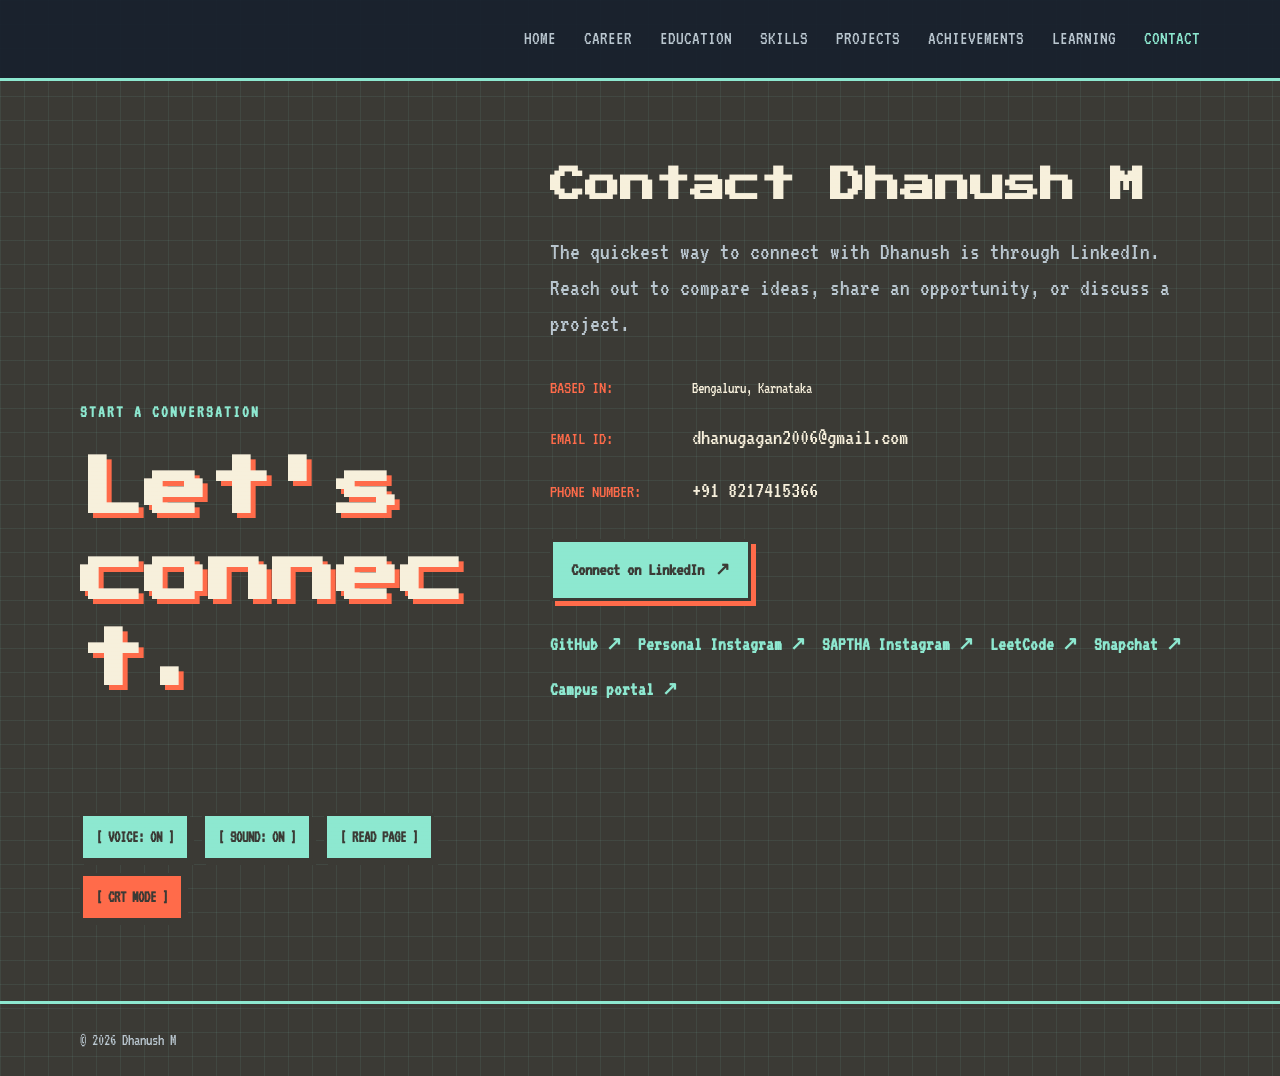
<file: contact.html>
<!doctype html>
<html lang="en">
<head>
	<meta charset="utf-8">
	<meta name="viewport" content="width=device-width, initial-scale=1">
	<meta name="description" content="Contact Dhanush M.">
	<title>Contact Dhanush M</title>
	<link rel="preconnect" href="https://fonts.googleapis.com">
	<link rel="preconnect" href="https://fonts.gstatic.com" crossorigin>
	<link href="https://fonts.googleapis.com/css2?family=Press+Start+2P&family=VT323&display=swap" rel="stylesheet">
		<link rel="stylesheet" href="portfolio.css">
	<style>
		:root { --ink: #17202d; --muted: #536071; --paper: #f7f0dc; --mint: #8de8d0; --coral: #ff6b4a; --yellow: #ffd166; }
		* { box-sizing: border-box; }
		body { margin: 0; color: var(--paper); background-color: var(--ink); background-image: linear-gradient(rgba(141,232,208,.08) 1px, transparent 1px), linear-gradient(90deg, rgba(141,232,208,.08) 1px, transparent 1px); background-size: 24px 24px; font-family: "VT323", monospace; line-height: 1.5; }
		body::before { content: ""; position: fixed; inset: 0; z-index: 10; pointer-events: none; background: repeating-linear-gradient(0deg, rgba(247,240,220,.035) 0, rgba(247,240,220,.035) 1px, transparent 1px, transparent 4px); }
		a { color: inherit; }
		.shell { max-width: 1180px; margin: auto; padding: 0 30px; }
		header { border-bottom: 3px solid var(--mint); background: rgba(23,32,45,.9); }
		nav { min-height: 78px; display: flex; align-items: center; justify-content: flex-end; }
		.nav-links { display: flex; flex-wrap: wrap; gap: 8px 28px; color: #b9c6cf; font-size: 1.2rem; text-transform: uppercase; }
		.nav-links a { text-decoration: none; }
		.nav-links a:hover, .nav-links a:last-child { color: var(--mint); }
		.section { min-height: calc(100vh - 140px); display: grid; align-items: center; padding: 80px 0; }
		.contact-grid { display: grid; grid-template-columns: .75fr 1.25fr; gap: 80px; align-items: end; }
		.eyebrow { color: var(--mint); font-size: 1.05rem; font-weight: 700; letter-spacing: .12em; text-transform: uppercase; }
		h1, h2 { font-family: "Press Start 2P", monospace; margin: 0; }
		h1 { margin-top: 20px; color: var(--paper); font-size: clamp(2rem, 5vw, 4.8rem); line-height: 1.35; text-shadow: 5px 5px 0 var(--coral); }
		h2 { font-size: clamp(1.4rem, 3vw, 2.2rem); line-height: 1.4; }
		.copy { max-width: 650px; color: #b9c6cf; font-size: 1.5rem; }
		.contact-details { display: grid; gap: 18px; margin: 32px 0; }
		.contact-details div { display: flex; align-items: baseline; gap: 12px; flex-wrap: wrap; }
		.contact-label { min-width: 130px; color: var(--coral); font-size: 1.15rem; text-transform: uppercase; }
		.contact-details a { color: var(--paper); font-size: 1.45rem; text-decoration: none; }
		.contact-details a:hover { color: var(--mint); }
		.social-links { display: flex; flex-wrap: wrap; gap: 16px; margin-top: 30px; }
		.social-links a { color: var(--mint); font-size: 1.2rem; font-weight: 700; text-decoration: none; }
		.social-links a:hover { color: var(--yellow); }
		.button { display: inline-flex; align-items: center; gap: 11px; padding: 14px 18px; border: 3px solid var(--ink); background: var(--mint); color: var(--ink); font-size: 1.15rem; font-weight: 700; text-decoration: none; box-shadow: 5px 5px 0 var(--coral); transition: transform .15s, box-shadow .15s; }
		.button:hover { background: var(--yellow); transform: translate(3px, 3px); box-shadow: 2px 2px 0 var(--coral); }
		footer { padding: 24px 0; color: #b9c6cf; font-size: 1rem; border-top: 3px solid var(--mint); }
		@media (max-width: 720px) { .shell { padding: 0 20px; } .nav-links { gap: 16px; font-size: .9rem; } .section { min-height: calc(100vh - 120px); padding: 60px 0; } .contact-grid { grid-template-columns: 1fr; gap: 30px; } .contact-details div { display: block; } .contact-label { display: block; margin-bottom: 2px; } }
	</style>
</head>
<body>
	<header>
		<div class="shell">
			<nav aria-label="Main navigation">
				<div class="nav-links">
					<a href="index.html">Home</a>
					<a href="career.html">Career</a>
					<a href="education.html">Education</a>
					<a href="skills.html">Skills</a>
					<a href="projects.html">Projects</a>
					<a href="achievements.html">Achievements</a>
					<a href="certifications.html">Learning</a>
					<a href="contact.html">Contact</a>
				</div>
			</nav>
		</div>
	</header>
	<main>
		<section class="section">
			<div class="shell contact-grid">
				<div><div class="eyebrow">Start a conversation</div><h1>Let's connect.</h1></div>
				<div>
					<h2>Contact Dhanush M</h2>
					<p class="copy">The quickest way to connect with Dhanush is through LinkedIn. Reach out to compare ideas, share an opportunity, or discuss a project.</p>
					<div class="contact-details">
						<div><span class="contact-label">Based in:</span><span>Bengaluru, Karnataka</span></div>
						<div><span class="contact-label">Email ID:</span><a href="mailto:dhanugagan2006@gmail.com">dhanugagan2006@gmail.com</a></div>
						<div><span class="contact-label">Phone number:</span><a href="tel:+918217415366">+91 8217415366</a></div>
					</div>
					<a class="button" href="https://www.linkedin.com/in/dhanush-m-9888b440a" target="_blank" rel="noopener noreferrer">Connect on LinkedIn <span aria-hidden="true">&#8599;</span></a>
					<div class="social-links" aria-label="Social and project links">
						<a href="https://github.com/dhanugagan" target="_blank" rel="noopener noreferrer">GitHub ↗</a>
						<a href="https://www.instagram.com/_dhanush.udedar_/" target="_blank" rel="noopener noreferrer">Personal Instagram ↗</a>
						<a href="https://www.instagram.com/saptha_snpsu/" target="_blank" rel="noopener noreferrer">SAPTHA Instagram ↗</a>
						<a href="https://leetcode.com/u/DhanushX20/" target="_blank" rel="noopener noreferrer">LeetCode ↗</a>
						<a href="https://www.snapchat.com/add/dhanush_udedar" target="_blank" rel="noopener noreferrer">Snapchat ↗</a>
						<a href="https://sapthasnpsuportal.vercel.app/" target="_blank" rel="noopener noreferrer">Campus portal ↗</a>
					</div>
				</div>
			</div>
		</section>
	</main>
	<footer><div class="shell">© 2026 Dhanush M</div></footer>
	<script src="portfolio.js"></script>
</body>
</html>
</file>
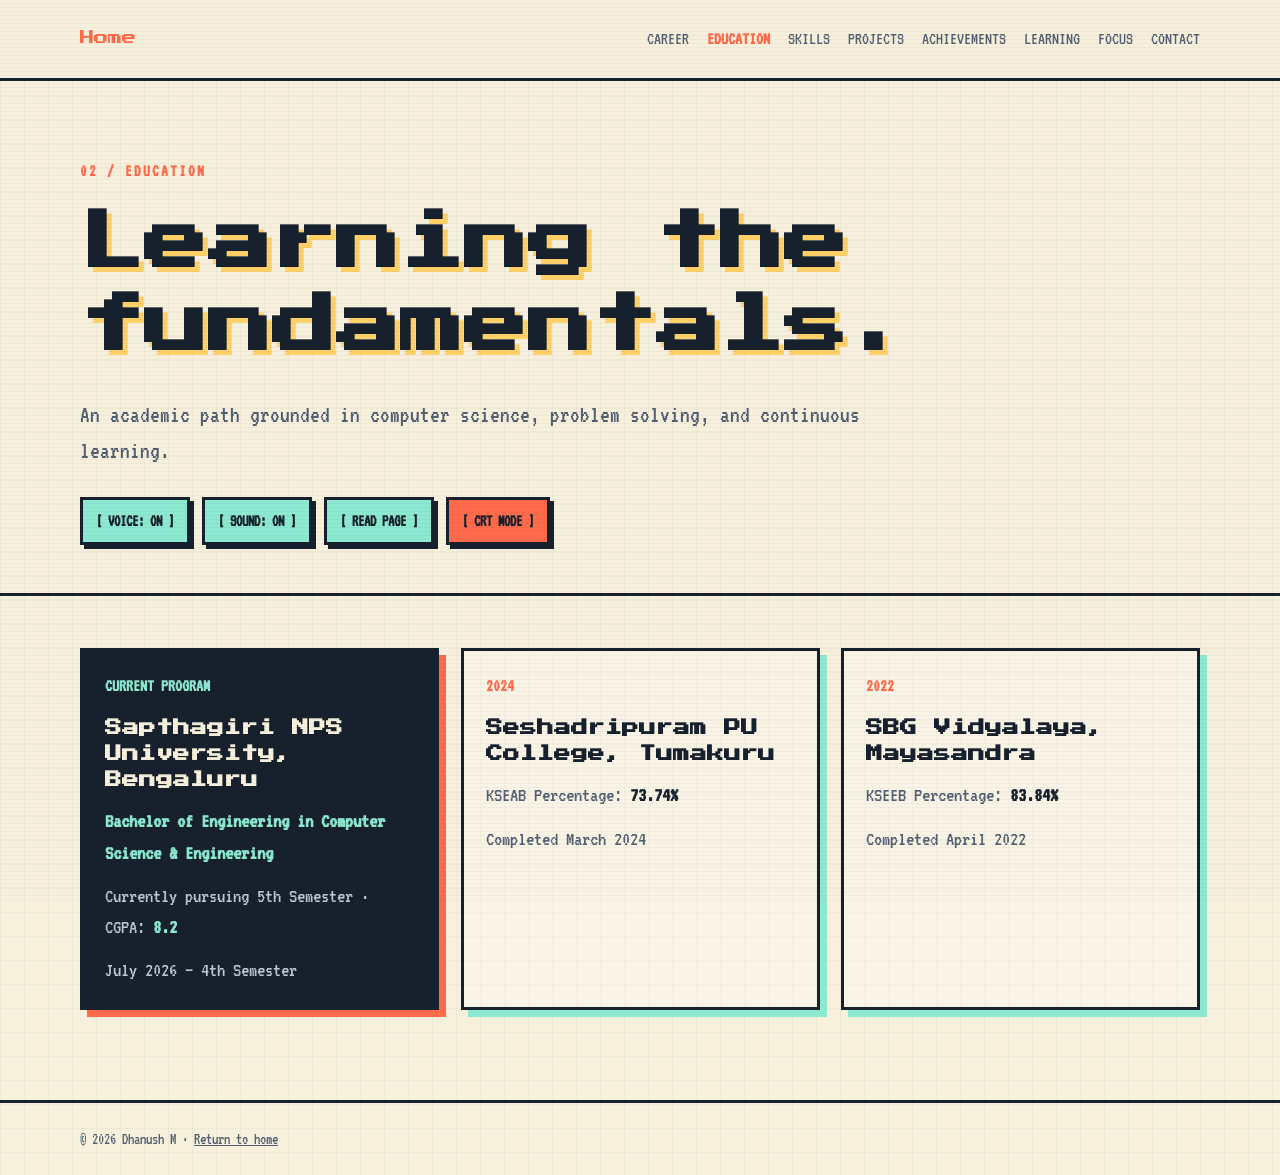
<file: education.html>
<!doctype html>
<html lang="en">
<head>
	<meta charset="utf-8"><meta name="viewport" content="width=device-width, initial-scale=1">
	<meta name="description" content="Education of Dhanush M."><title>Education | Dhanush M</title>
	<link rel="preconnect" href="https://fonts.googleapis.com"><link rel="preconnect" href="https://fonts.gstatic.com" crossorigin><link href="https://fonts.googleapis.com/css2?family=Press+Start+2P&family=VT323&display=swap" rel="stylesheet"><link rel="stylesheet" href="portfolio.css">
</head>
<body>
<header><div class="shell"><nav><a class="brand" href="index.html">Home</a><div class="nav-links"><a href="career.html">Career</a><a href="education.html" aria-current="page">Education</a><a href="skills.html">Skills</a><a href="projects.html">Projects</a><a href="achievements.html">Achievements</a><a href="certifications.html">Learning</a><a href="focus.html">Focus</a><a href="contact.html">Contact</a></div></nav></div></header>
<main><section class="page-hero"><div class="shell"><div class="eyebrow">02 / Education</div><h1>Learning the fundamentals.</h1><p class="lede">An academic path grounded in computer science, problem solving, and continuous learning.</p></div></section>
<section class="content"><div class="shell card-grid"><article class="card highlight"><span class="number">CURRENT PROGRAM</span><h2>Sapthagiri NPS University, Bengaluru</h2><p><strong>Bachelor of Engineering in Computer Science &amp; Engineering</strong></p><p>Currently pursuing 5th Semester · CGPA: <strong>8.2</strong></p><p>July 2026 – 4th Semester</p></article><article class="card"><span class="number">2024</span><h2>Seshadripuram PU College, Tumakuru</h2><p>KSEAB Percentage: <strong>73.74%</strong></p><p>Completed March 2024</p></article><article class="card"><span class="number">2022</span><h2>SBG Vidyalaya, Mayasandra</h2><p>KSEEB Percentage: <strong>83.84%</strong></p><p>Completed April 2022</p></article></div></section></main>
<footer><div class="shell">© 2026 Dhanush M · <a href="index.html">Return to home</a></div></footer><script src="portfolio.js"></script>
</body></html>
</file>
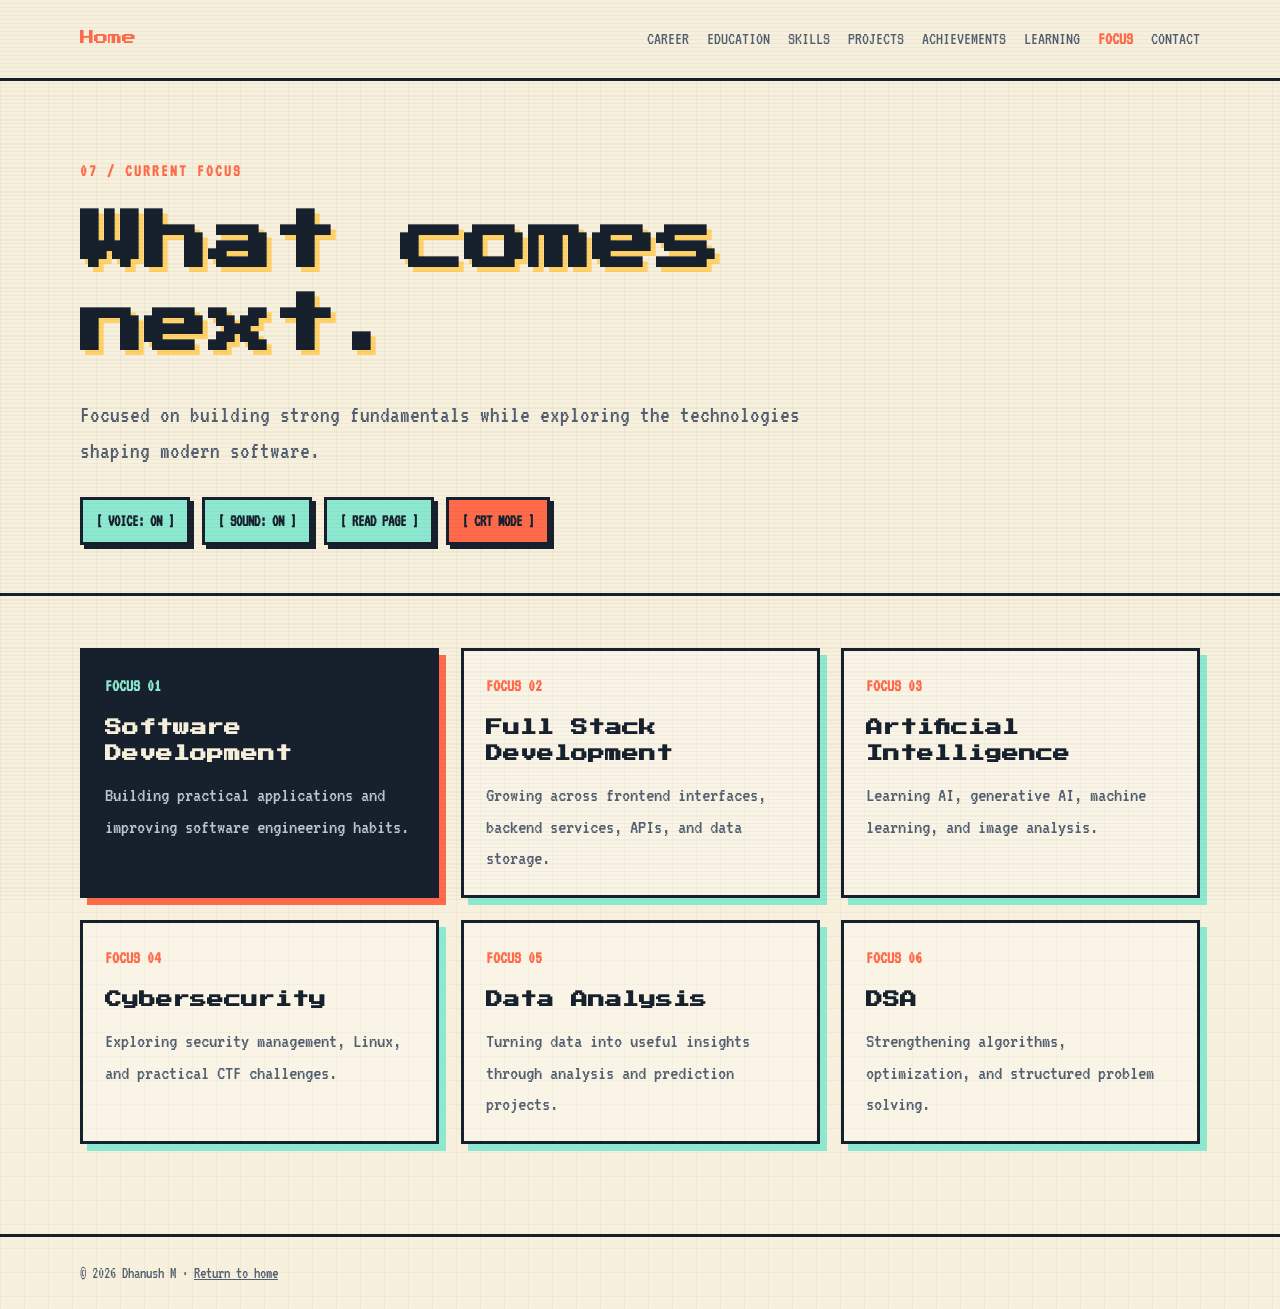
<file: focus.html>
<!doctype html>
<html lang="en">
<head>
	<meta charset="utf-8"><meta name="viewport" content="width=device-width, initial-scale=1">
	<meta name="description" content="Current focus of Dhanush M."><title>Current Focus | Dhanush M</title>
	<link rel="preconnect" href="https://fonts.googleapis.com"><link rel="preconnect" href="https://fonts.gstatic.com" crossorigin><link href="https://fonts.googleapis.com/css2?family=Press+Start+2P&family=VT323&display=swap" rel="stylesheet"><link rel="stylesheet" href="portfolio.css">
</head>
<body>
<header><div class="shell"><nav><a class="brand" href="index.html">Home</a><div class="nav-links"><a href="career.html">Career</a><a href="education.html">Education</a><a href="skills.html">Skills</a><a href="projects.html">Projects</a><a href="achievements.html">Achievements</a><a href="certifications.html">Learning</a><a href="focus.html" aria-current="page">Focus</a><a href="contact.html">Contact</a></div></nav></div></header>
<main><section class="page-hero"><div class="shell"><div class="eyebrow">07 / Current focus</div><h1>What comes next.</h1><p class="lede">Focused on building strong fundamentals while exploring the technologies shaping modern software.</p></div></section>
<section class="content"><div class="shell card-grid"><article class="card highlight"><span class="number">FOCUS 01</span><h2>Software Development</h2><p>Building practical applications and improving software engineering habits.</p></article><article class="card"><span class="number">FOCUS 02</span><h2>Full Stack Development</h2><p>Growing across frontend interfaces, backend services, APIs, and data storage.</p></article><article class="card"><span class="number">FOCUS 03</span><h2>Artificial Intelligence</h2><p>Learning AI, generative AI, machine learning, and image analysis.</p></article><article class="card"><span class="number">FOCUS 04</span><h2>Cybersecurity</h2><p>Exploring security management, Linux, and practical CTF challenges.</p></article><article class="card"><span class="number">FOCUS 05</span><h2>Data Analysis</h2><p>Turning data into useful insights through analysis and prediction projects.</p></article><article class="card"><span class="number">FOCUS 06</span><h2>DSA</h2><p>Strengthening algorithms, optimization, and structured problem solving.</p></article></div></section></main>
<footer><div class="shell">© 2026 Dhanush M · <a href="index.html">Return to home</a></div></footer><script src="portfolio.js"></script>
</body></html>
</file>
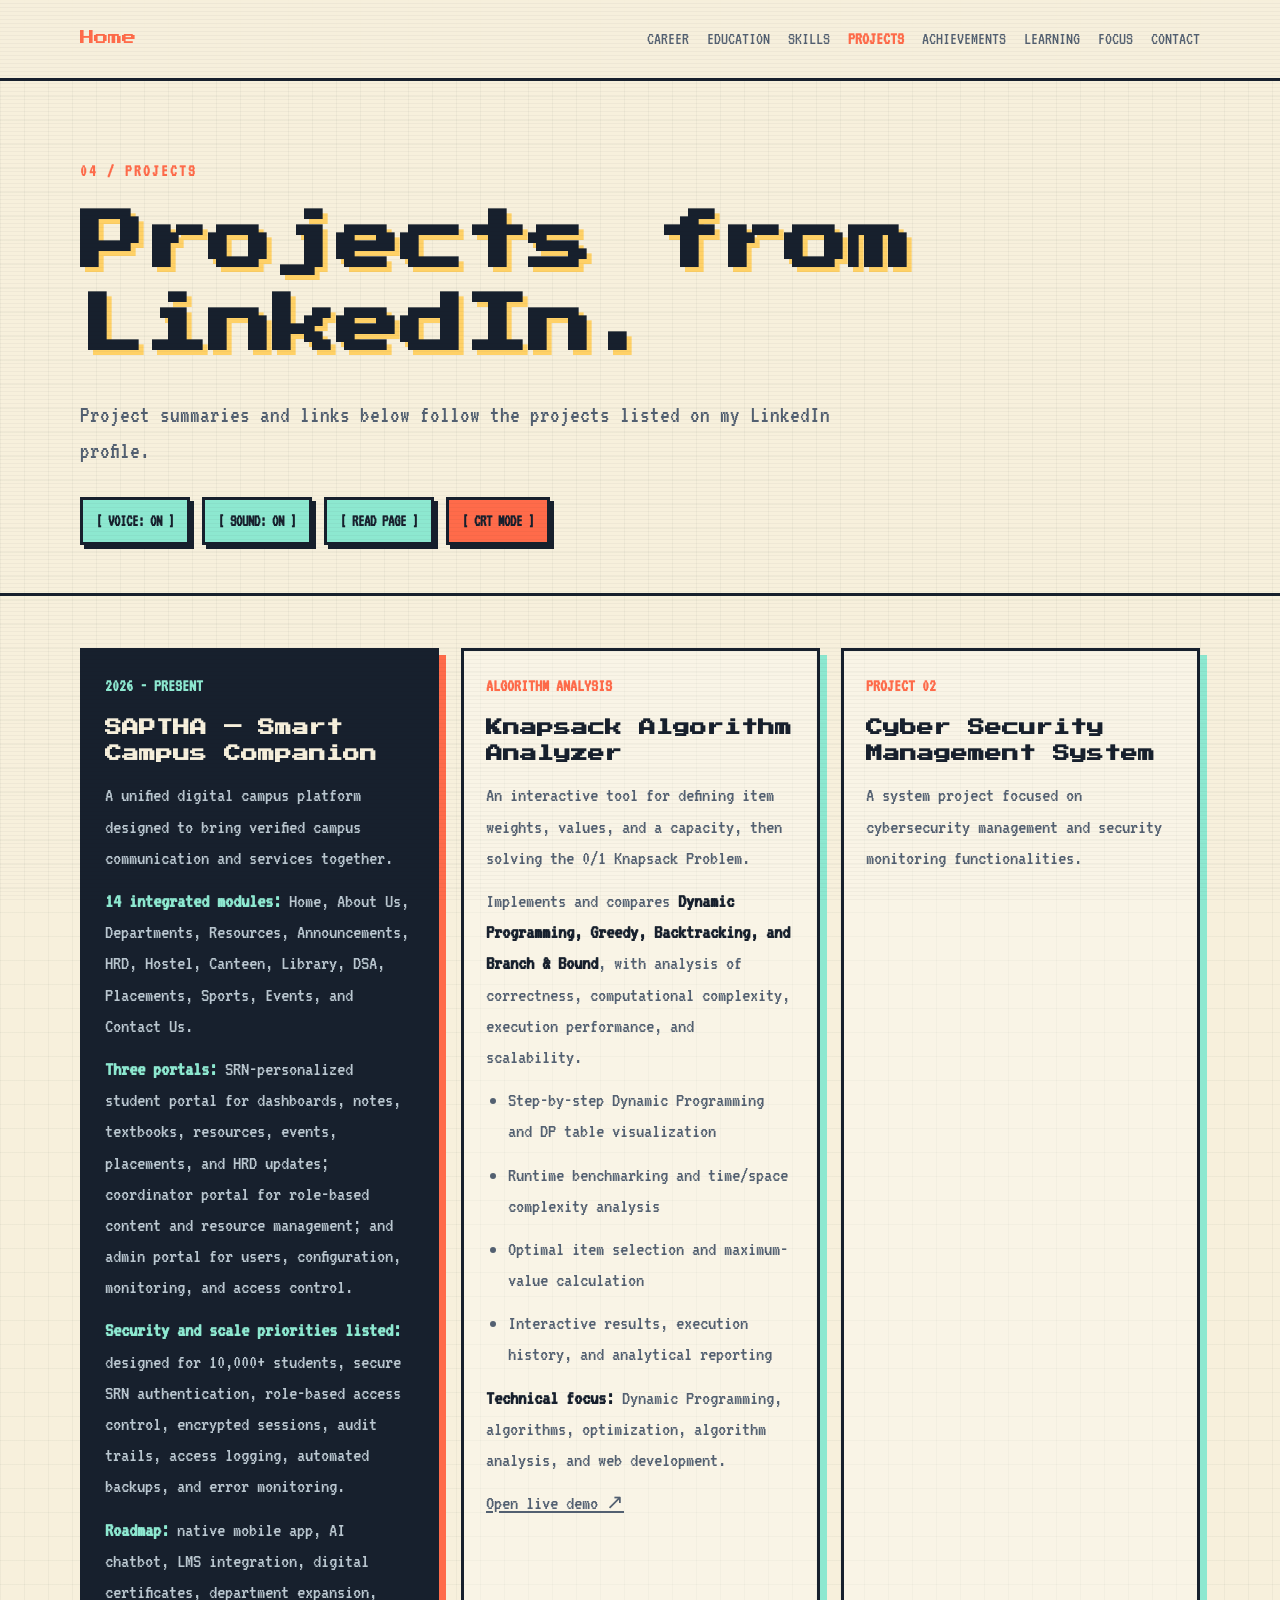
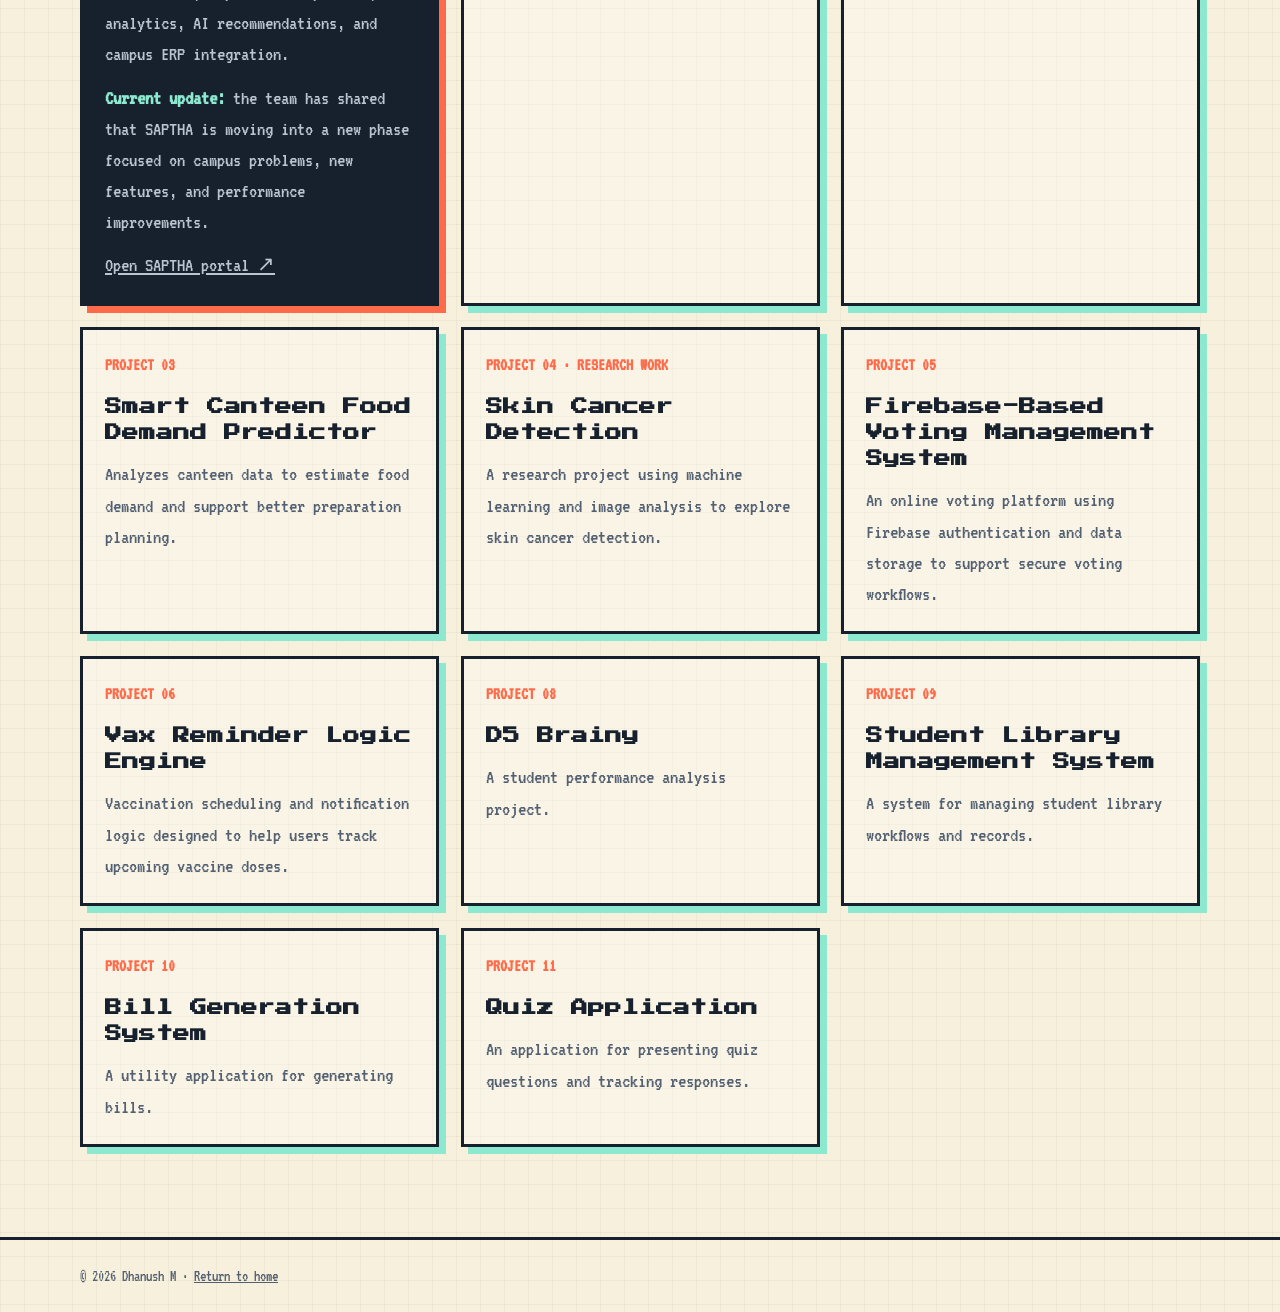
<file: projects.html>
<!doctype html>
<html lang="en">
<head>
	<meta charset="utf-8"><meta name="viewport" content="width=device-width, initial-scale=1">
	<meta name="description" content="Projects listed on LinkedIn by Dhanush M."><title>Projects | Dhanush M</title>
	<link rel="preconnect" href="https://fonts.googleapis.com"><link rel="preconnect" href="https://fonts.gstatic.com" crossorigin>
	<link href="https://fonts.googleapis.com/css2?family=Press+Start+2P&family=VT323&display=swap" rel="stylesheet"><link rel="stylesheet" href="portfolio.css">
</head>
<body>
<header><div class="shell"><nav><a class="brand" href="index.html">Home</a><div class="nav-links"><a href="career.html">Career</a><a href="education.html">Education</a><a href="skills.html">Skills</a><a href="projects.html" aria-current="page">Projects</a><a href="achievements.html">Achievements</a><a href="certifications.html">Learning</a><a href="focus.html">Focus</a><a href="contact.html">Contact</a></div></nav></div></header>
<main><section class="page-hero"><div class="shell"><div class="eyebrow">04 / Projects</div><h1>Projects from LinkedIn.</h1><p class="lede">Project summaries and links below follow the projects listed on my LinkedIn profile.</p></div></section>
<section class="content"><div class="shell card-grid">
	<article class="card highlight"><span class="number">2026 - PRESENT</span><h2>SAPTHA — Smart Campus Companion</h2><p>A unified digital campus platform designed to bring verified campus communication and services together.</p><p><strong>14 integrated modules:</strong> Home, About Us, Departments, Resources, Announcements, HRD, Hostel, Canteen, Library, DSA, Placements, Sports, Events, and Contact Us.</p><p><strong>Three portals:</strong> SRN-personalized student portal for dashboards, notes, textbooks, resources, events, placements, and HRD updates; coordinator portal for role-based content and resource management; and admin portal for users, configuration, monitoring, and access control.</p><p><strong>Security and scale priorities listed:</strong> designed for 10,000+ students, secure SRN authentication, role-based access control, encrypted sessions, audit trails, access logging, automated backups, and error monitoring.</p><p><strong>Roadmap:</strong> native mobile app, AI chatbot, LMS integration, digital certificates, department expansion, analytics, AI recommendations, and campus ERP integration.</p><p><strong>Current update:</strong> the team has shared that SAPTHA is moving into a new phase focused on campus problems, new features, and performance improvements.</p><p><a href="https://sapthasnpsuportal.vercel.app/" target="_blank" rel="noopener noreferrer">Open SAPTHA portal ↗</a></p></article>
	<article class="card"><span class="number">ALGORITHM ANALYSIS</span><h2>Knapsack Algorithm Analyzer</h2><p>An interactive tool for defining item weights, values, and a capacity, then solving the 0/1 Knapsack Problem.</p><p>Implements and compares <strong>Dynamic Programming, Greedy, Backtracking, and Branch &amp; Bound</strong>, with analysis of correctness, computational complexity, execution performance, and scalability.</p><ul><li>Step-by-step Dynamic Programming and DP table visualization</li><li>Runtime benchmarking and time/space complexity analysis</li><li>Optimal item selection and maximum-value calculation</li><li>Interactive results, execution history, and analytical reporting</li></ul><p><strong>Technical focus:</strong> Dynamic Programming, algorithms, optimization, algorithm analysis, and web development.</p><p><a href="https://knapsack-optimization-system.vercel.app/KnapAnalyzer" target="_blank" rel="noopener noreferrer">Open live demo ↗</a></p></article>
	<article class="card"><span class="number">PROJECT 02</span><h2>Cyber Security Management System</h2><p>A system project focused on cybersecurity management and security monitoring functionalities.</p></article>
	<article class="card"><span class="number">PROJECT 03</span><h2>Smart Canteen Food Demand Predictor</h2><p>Analyzes canteen data to estimate food demand and support better preparation planning.</p></article>
	<article class="card"><span class="number">PROJECT 04 · RESEARCH WORK</span><h2>Skin Cancer Detection</h2><p>A research project using machine learning and image analysis to explore skin cancer detection.</p></article>
	<article class="card"><span class="number">PROJECT 05</span><h2>Firebase-Based Voting Management System</h2><p>An online voting platform using Firebase authentication and data storage to support secure voting workflows.</p></article>
	<article class="card"><span class="number">PROJECT 06</span><h2>Vax Reminder Logic Engine</h2><p>Vaccination scheduling and notification logic designed to help users track upcoming vaccine doses.</p></article>
	<article class="card"><span class="number">PROJECT 08</span><h2>D5 Brainy</h2><p>A student performance analysis project.</p></article>
	<article class="card"><span class="number">PROJECT 09</span><h2>Student Library Management System</h2><p>A system for managing student library workflows and records.</p></article>
	<article class="card"><span class="number">PROJECT 10</span><h2>Bill Generation System</h2><p>A utility application for generating bills.</p></article>
	<article class="card"><span class="number">PROJECT 11</span><h2>Quiz Application</h2><p>An application for presenting quiz questions and tracking responses.</p></article></div></section></main>
<footer><div class="shell">&copy; 2026 Dhanush M &middot; <a href="index.html">Return to home</a></div></footer><script src="portfolio.js"></script>
</body></html>
</file>
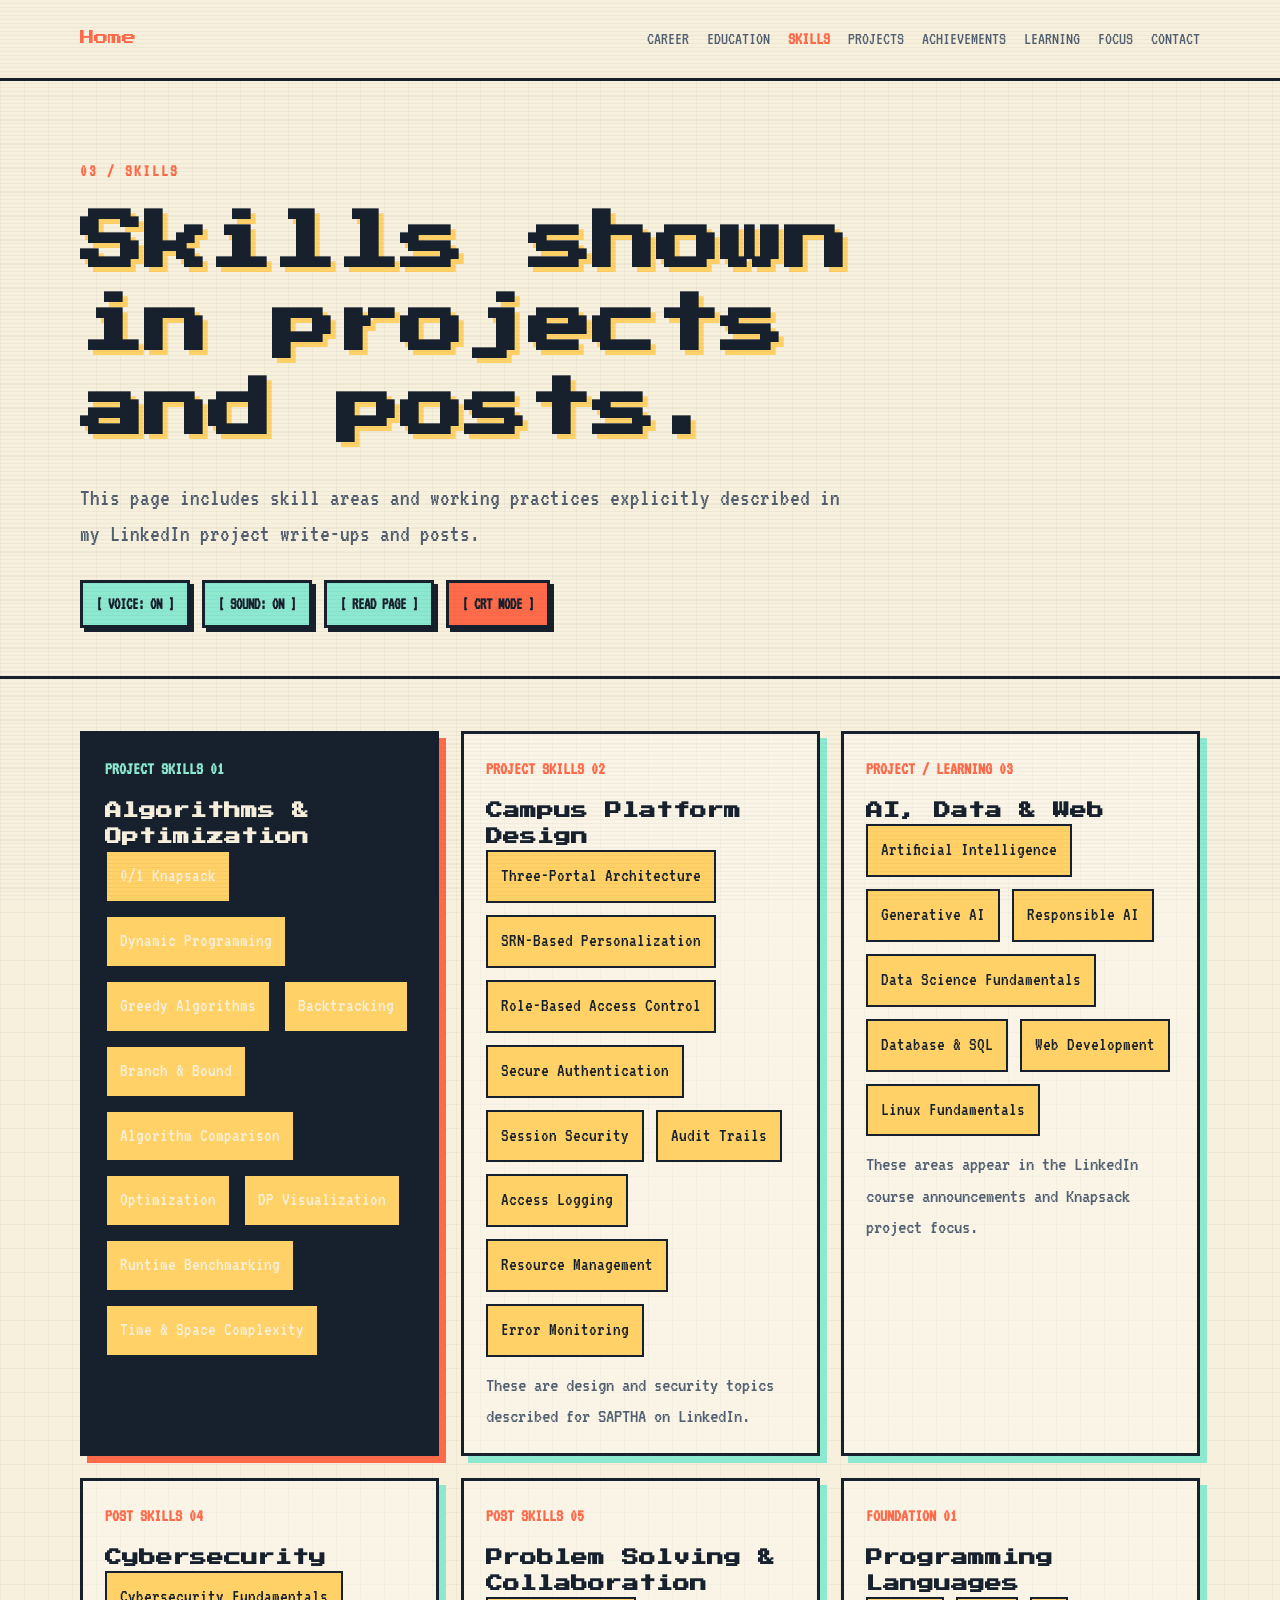
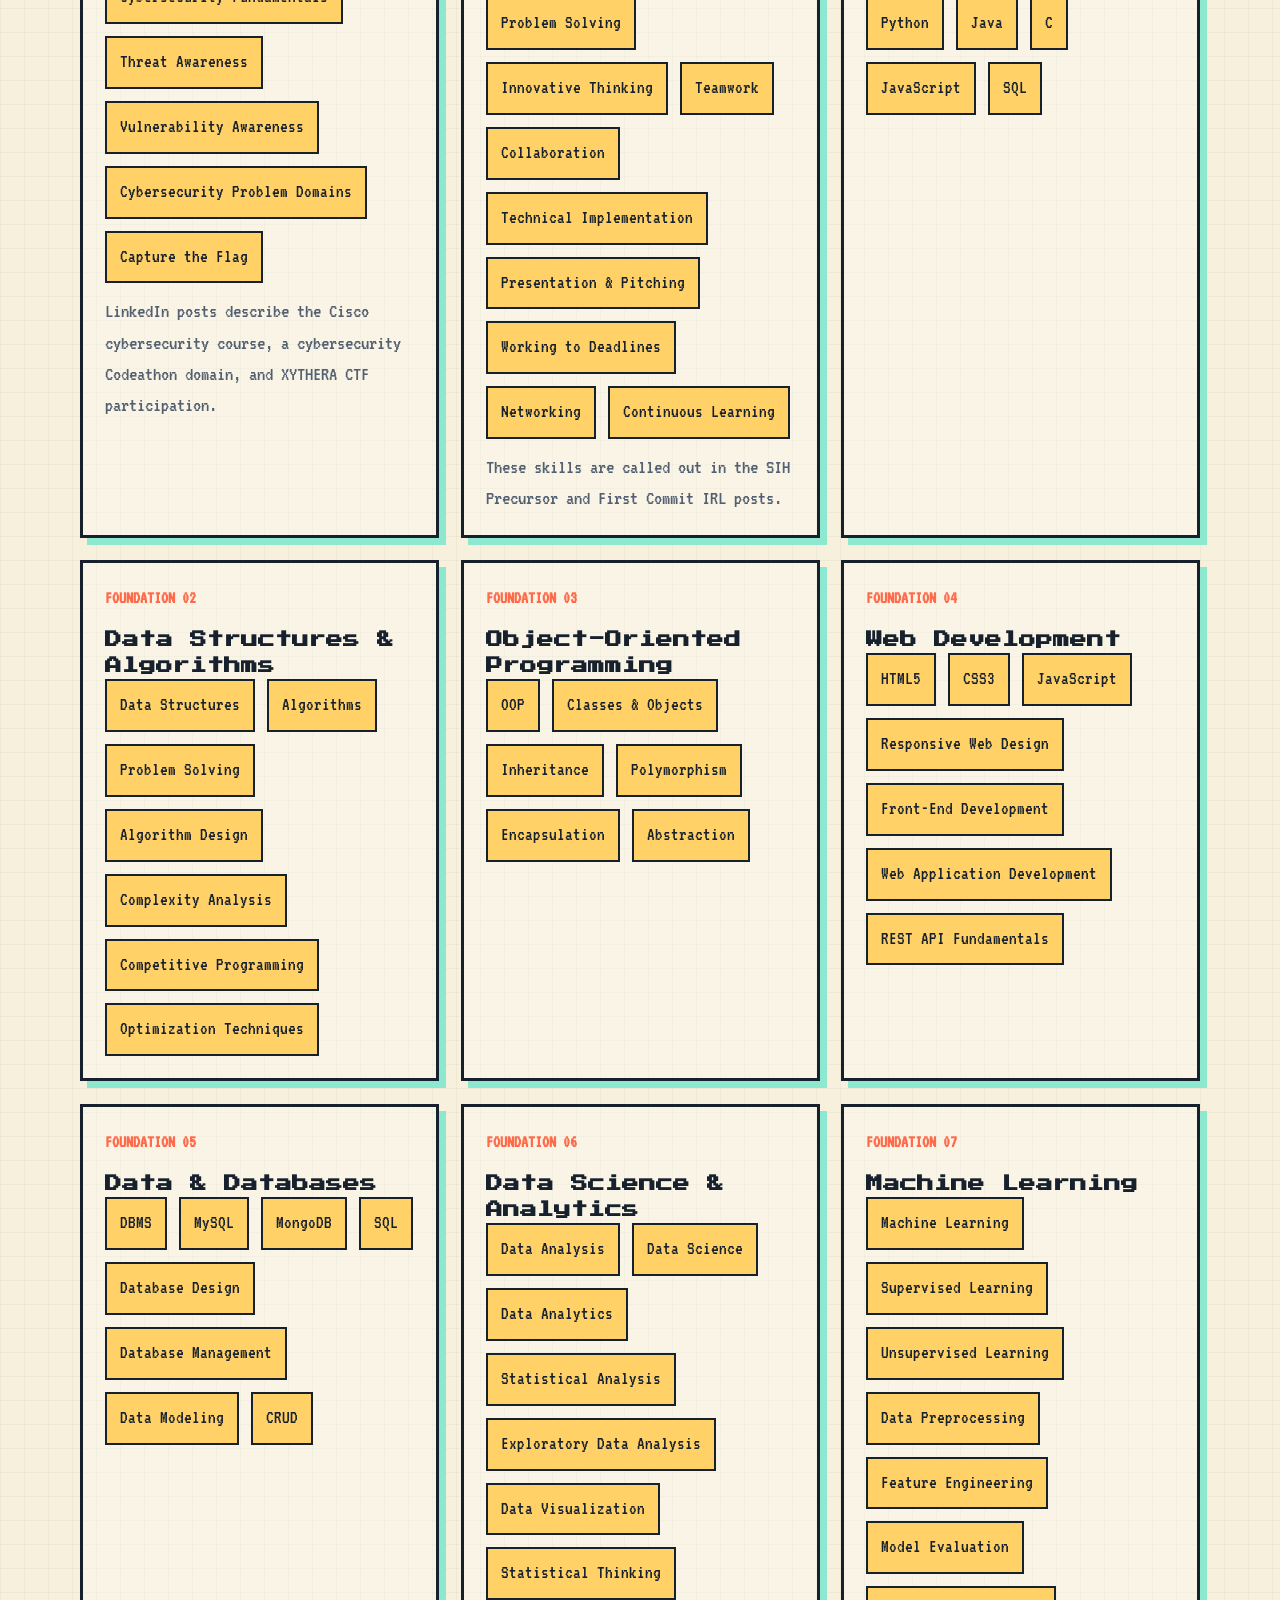
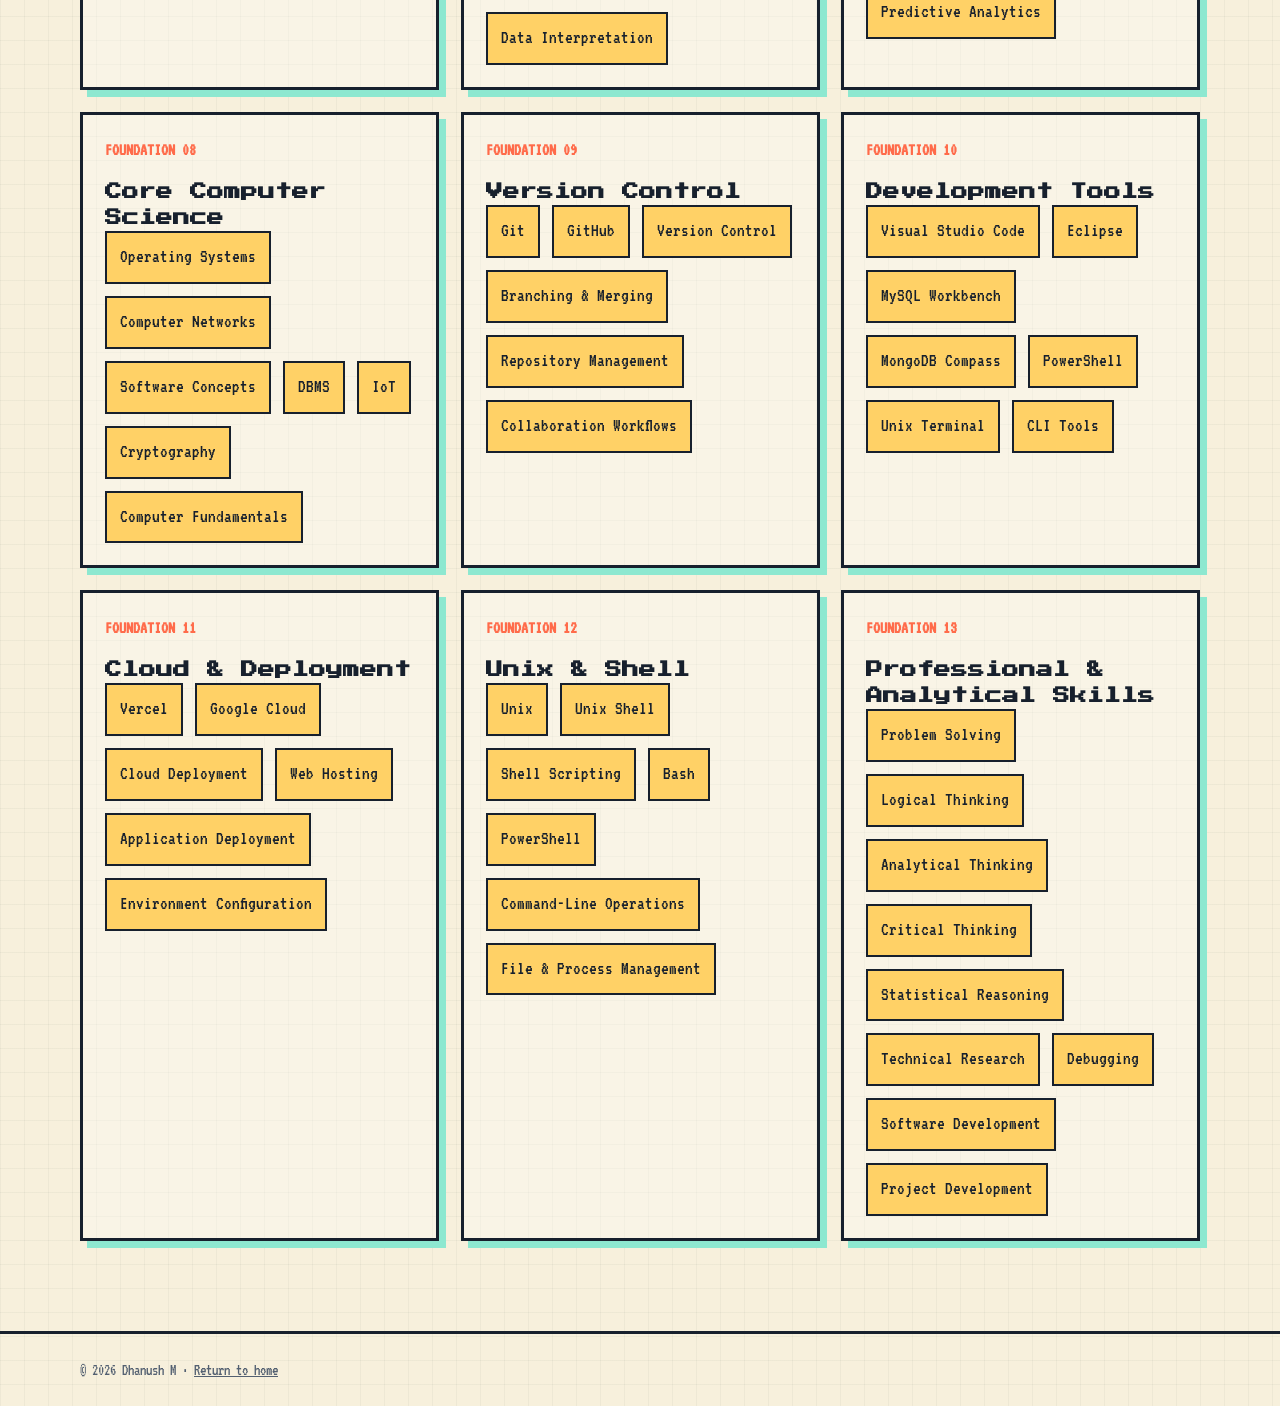
<file: skills.html>
<!doctype html>
<html lang="en">
<head>
	<meta charset="utf-8"><meta name="viewport" content="width=device-width, initial-scale=1">
	<meta name="description" content="Skills and learning areas described in Dhanush M's LinkedIn projects and posts."><title>Skills | Dhanush M</title>
	<link rel="preconnect" href="https://fonts.googleapis.com"><link rel="preconnect" href="https://fonts.gstatic.com" crossorigin>
	<link href="https://fonts.googleapis.com/css2?family=Press+Start+2P&family=VT323&display=swap" rel="stylesheet"><link rel="stylesheet" href="portfolio.css">
</head>
<body>
<header><div class="shell"><nav><a class="brand" href="index.html">Home</a><div class="nav-links"><a href="career.html">Career</a><a href="education.html">Education</a><a href="skills.html" aria-current="page">Skills</a><a href="projects.html">Projects</a><a href="achievements.html">Achievements</a><a href="certifications.html">Learning</a><a href="focus.html">Focus</a><a href="contact.html">Contact</a></div></nav></div></header>
<main><section class="page-hero"><div class="shell"><div class="eyebrow">03 / Skills</div><h1>Skills shown in projects and posts.</h1><p class="lede">This page includes skill areas and working practices explicitly described in my LinkedIn project write-ups and posts.</p></div></section>
<section class="content"><div class="shell card-grid">
	<article class="card highlight"><span class="number">PROJECT SKILLS 01</span><h2>Algorithms &amp; Optimization</h2><div class="pill-row"><span class="pill">0/1 Knapsack</span><span class="pill">Dynamic Programming</span><span class="pill">Greedy Algorithms</span><span class="pill">Backtracking</span><span class="pill">Branch &amp; Bound</span><span class="pill">Algorithm Comparison</span><span class="pill">Optimization</span><span class="pill">DP Visualization</span><span class="pill">Runtime Benchmarking</span><span class="pill">Time &amp; Space Complexity</span></div></article>
	<article class="card"><span class="number">PROJECT SKILLS 02</span><h2>Campus Platform Design</h2><div class="pill-row"><span class="pill">Three-Portal Architecture</span><span class="pill">SRN-Based Personalization</span><span class="pill">Role-Based Access Control</span><span class="pill">Secure Authentication</span><span class="pill">Session Security</span><span class="pill">Audit Trails</span><span class="pill">Access Logging</span><span class="pill">Resource Management</span><span class="pill">Error Monitoring</span></div><p>These are design and security topics described for SAPTHA on LinkedIn.</p></article>
	<article class="card"><span class="number">PROJECT / LEARNING 03</span><h2>AI, Data &amp; Web</h2><div class="pill-row"><span class="pill">Artificial Intelligence</span><span class="pill">Generative AI</span><span class="pill">Responsible AI</span><span class="pill">Data Science Fundamentals</span><span class="pill">Database &amp; SQL</span><span class="pill">Web Development</span><span class="pill">Linux Fundamentals</span></div><p>These areas appear in the LinkedIn course announcements and Knapsack project focus.</p></article>
	<article class="card"><span class="number">POST SKILLS 04</span><h2>Cybersecurity</h2><div class="pill-row"><span class="pill">Cybersecurity Fundamentals</span><span class="pill">Threat Awareness</span><span class="pill">Vulnerability Awareness</span><span class="pill">Cybersecurity Problem Domains</span><span class="pill">Capture the Flag</span></div><p>LinkedIn posts describe the Cisco cybersecurity course, a cybersecurity Codeathon domain, and XYTHERA CTF participation.</p></article>
	<article class="card"><span class="number">POST SKILLS 05</span><h2>Problem Solving &amp; Collaboration</h2><div class="pill-row"><span class="pill">Problem Solving</span><span class="pill">Innovative Thinking</span><span class="pill">Teamwork</span><span class="pill">Collaboration</span><span class="pill">Technical Implementation</span><span class="pill">Presentation &amp; Pitching</span><span class="pill">Working to Deadlines</span><span class="pill">Networking</span><span class="pill">Continuous Learning</span></div><p>These skills are called out in the SIH Precursor and First Commit IRL posts.</p></article>
	<article class="card"><span class="number">FOUNDATION 01</span><h2>Programming Languages</h2><div class="pill-row"><span class="pill">Python</span><span class="pill">Java</span><span class="pill">C</span><span class="pill">JavaScript</span><span class="pill">SQL</span></div></article>
	<article class="card"><span class="number">FOUNDATION 02</span><h2>Data Structures &amp; Algorithms</h2><div class="pill-row"><span class="pill">Data Structures</span><span class="pill">Algorithms</span><span class="pill">Problem Solving</span><span class="pill">Algorithm Design</span><span class="pill">Complexity Analysis</span><span class="pill">Competitive Programming</span><span class="pill">Optimization Techniques</span></div></article>
	<article class="card"><span class="number">FOUNDATION 03</span><h2>Object-Oriented Programming</h2><div class="pill-row"><span class="pill">OOP</span><span class="pill">Classes &amp; Objects</span><span class="pill">Inheritance</span><span class="pill">Polymorphism</span><span class="pill">Encapsulation</span><span class="pill">Abstraction</span></div></article>
	<article class="card"><span class="number">FOUNDATION 04</span><h2>Web Development</h2><div class="pill-row"><span class="pill">HTML5</span><span class="pill">CSS3</span><span class="pill">JavaScript</span><span class="pill">Responsive Web Design</span><span class="pill">Front-End Development</span><span class="pill">Web Application Development</span><span class="pill">REST API Fundamentals</span></div></article>
	<article class="card"><span class="number">FOUNDATION 05</span><h2>Data &amp; Databases</h2><div class="pill-row"><span class="pill">DBMS</span><span class="pill">MySQL</span><span class="pill">MongoDB</span><span class="pill">SQL</span><span class="pill">Database Design</span><span class="pill">Database Management</span><span class="pill">Data Modeling</span><span class="pill">CRUD</span></div></article>
	<article class="card"><span class="number">FOUNDATION 06</span><h2>Data Science &amp; Analytics</h2><div class="pill-row"><span class="pill">Data Analysis</span><span class="pill">Data Science</span><span class="pill">Data Analytics</span><span class="pill">Statistical Analysis</span><span class="pill">Exploratory Data Analysis</span><span class="pill">Data Visualization</span><span class="pill">Statistical Thinking</span><span class="pill">Data Interpretation</span></div></article>
	<article class="card"><span class="number">FOUNDATION 07</span><h2>Machine Learning</h2><div class="pill-row"><span class="pill">Machine Learning</span><span class="pill">Supervised Learning</span><span class="pill">Unsupervised Learning</span><span class="pill">Data Preprocessing</span><span class="pill">Feature Engineering</span><span class="pill">Model Evaluation</span><span class="pill">Predictive Analytics</span></div></article>
	<article class="card"><span class="number">FOUNDATION 08</span><h2>Core Computer Science</h2><div class="pill-row"><span class="pill">Operating Systems</span><span class="pill">Computer Networks</span><span class="pill">Software Concepts</span><span class="pill">DBMS</span><span class="pill">IoT</span><span class="pill">Cryptography</span><span class="pill">Computer Fundamentals</span></div></article>
	<article class="card"><span class="number">FOUNDATION 09</span><h2>Version Control</h2><div class="pill-row"><span class="pill">Git</span><span class="pill">GitHub</span><span class="pill">Version Control</span><span class="pill">Branching &amp; Merging</span><span class="pill">Repository Management</span><span class="pill">Collaboration Workflows</span></div></article>
	<article class="card"><span class="number">FOUNDATION 10</span><h2>Development Tools</h2><div class="pill-row"><span class="pill">Visual Studio Code</span><span class="pill">Eclipse</span><span class="pill">MySQL Workbench</span><span class="pill">MongoDB Compass</span><span class="pill">PowerShell</span><span class="pill">Unix Terminal</span><span class="pill">CLI Tools</span></div></article>
	<article class="card"><span class="number">FOUNDATION 11</span><h2>Cloud &amp; Deployment</h2><div class="pill-row"><span class="pill">Vercel</span><span class="pill">Google Cloud</span><span class="pill">Cloud Deployment</span><span class="pill">Web Hosting</span><span class="pill">Application Deployment</span><span class="pill">Environment Configuration</span></div></article>
	<article class="card"><span class="number">FOUNDATION 12</span><h2>Unix &amp; Shell</h2><div class="pill-row"><span class="pill">Unix</span><span class="pill">Unix Shell</span><span class="pill">Shell Scripting</span><span class="pill">Bash</span><span class="pill">PowerShell</span><span class="pill">Command-Line Operations</span><span class="pill">File &amp; Process Management</span></div></article>
	<article class="card"><span class="number">FOUNDATION 13</span><h2>Professional &amp; Analytical Skills</h2><div class="pill-row"><span class="pill">Problem Solving</span><span class="pill">Logical Thinking</span><span class="pill">Analytical Thinking</span><span class="pill">Critical Thinking</span><span class="pill">Statistical Reasoning</span><span class="pill">Technical Research</span><span class="pill">Debugging</span><span class="pill">Software Development</span><span class="pill">Project Development</span></div></article></div></section></main>
<footer><div class="shell">&copy; 2026 Dhanush M &middot; <a href="index.html">Return to home</a></div></footer><script src="portfolio.js"></script>
</body></html>
</file>
<file: portfolio.css>
:root {
	--ink: #17202d;
	--muted: #536071;
	--paper: #f7f0dc;
	--mint: #8de8d0;
	--coral: #ff6b4a;
	--yellow: #ffd166;
}
* { box-sizing: border-box; }
html { scroll-behavior: smooth; }
body { margin: 0; color: var(--ink); background-color: var(--paper); background-image: linear-gradient(rgba(23,32,45,.04) 1px, transparent 1px), linear-gradient(90deg, rgba(23,32,45,.04) 1px, transparent 1px); background-size: 24px 24px; font-family: "VT323", monospace; line-height: 1.5; }
body::before { content: ""; position: fixed; inset: 0; z-index: 10; pointer-events: none; background: repeating-linear-gradient(0deg, rgba(23,32,45,.035) 0, rgba(23,32,45,.035) 1px, transparent 1px, transparent 4px); mix-blend-mode: multiply; }
body.crt-boost::before { background: repeating-linear-gradient(0deg, rgba(23,32,45,.12) 0, rgba(23,32,45,.12) 1px, transparent 1px, transparent 3px); mix-blend-mode: multiply; }
body.crt-boost::after { content: "SIGNAL BOOST"; position: fixed; right: 18px; top: 14px; z-index: 11; padding: 5px 8px; border: 2px solid currentColor; color: var(--coral); background: var(--paper); font-size: .82rem; letter-spacing: .08em; pointer-events: none; animation: crt-flicker 1.7s steps(2, end) infinite; }
body.crt-boost .card, body.crt-boost .project, body.crt-boost .button { animation: crt-jitter 7s steps(2, end) infinite; }
@keyframes crt-flicker { 0%, 92%, 100% { opacity: 1; } 94% { opacity: .35; } }
@keyframes crt-jitter { 0%, 96%, 100% { translate: 0 0; } 97% { translate: 1px 0; } 98% { translate: -1px 0; } }
a { color: inherit; }
.shell { width: min(1180px, 100%); margin: auto; padding: 0 30px; }
header { border-bottom: 3px solid var(--ink); background: rgba(247,240,220,.94); }
nav { min-height: 78px; display: flex; align-items: center; justify-content: space-between; gap: 22px; }
.brand { color: var(--coral); font-family: "Press Start 2P", monospace; font-size: .9rem; text-decoration: none; white-space: nowrap; }
.nav-links { display: flex; flex-wrap: wrap; justify-content: flex-end; gap: 8px 18px; color: var(--muted); font-size: 1.1rem; text-transform: uppercase; }
.nav-links a { text-decoration: none; }
.nav-links a:hover, .nav-links a[aria-current="page"] { color: var(--coral); font-weight: 700; }
.page-hero { padding: 78px 0 48px; border-bottom: 3px solid var(--ink); }
.eyebrow { color: var(--coral); font-size: 1.05rem; font-weight: 700; letter-spacing: .12em; text-transform: uppercase; }
h1, h2, h3 { font-family: "Press Start 2P", monospace; margin: 0; }
h1 { max-width: 850px; margin-top: 18px; font-size: clamp(2rem, 5vw, 4.8rem); line-height: 1.3; text-shadow: 5px 5px 0 var(--yellow); overflow-wrap: anywhere; }
.lede { max-width: 780px; margin: 28px 0 0; color: var(--muted); font-size: 1.5rem; }
.content { padding: 52px 0 90px; }
.card-grid { display: grid; grid-template-columns: repeat(3, minmax(0, 1fr)); gap: 22px; }
.card { min-height: 180px; padding: 22px; border: 3px solid var(--ink); background: rgba(255,255,255,.3); box-shadow: 7px 7px 0 var(--mint); transition: transform .16s, box-shadow .16s, background .16s; transform-style: preserve-3d; will-change: transform; }
.card:hover { background: var(--yellow); transform: translate(-3px, -3px); box-shadow: 10px 10px 0 var(--coral); }
.card h2, .card h3 { font-size: 1.05rem; line-height: 1.55; }
.card p, .card li { margin: 12px 0 0; color: var(--muted); font-size: 1.3rem; }
.card ul { margin: 10px 0 0; padding-left: 22px; }
.card strong { color: var(--ink); }
.number { display: block; margin-bottom: 16px; color: var(--coral); font-size: 1.1rem; font-weight: 700; }
.pill-row { display: flex; flex-wrap: wrap; gap: 12px; }
.pill { padding: 10px 13px; border: 2px solid var(--ink); background: var(--yellow); font-size: 1.2rem; }
.highlight { background: var(--ink); color: var(--paper); box-shadow: 7px 7px 0 var(--coral); }
.highlight p, .highlight li { color: #b9c6cf; }
.highlight strong { color: var(--mint); }
.highlight .number { color: var(--mint); }
.page-tools { display: flex; flex-wrap: wrap; gap: 12px; margin-top: 28px; }
.page-tool { padding: 9px 13px; border: 3px solid var(--ink); background: var(--mint); color: var(--ink); cursor: pointer; box-shadow: 4px 4px 0 var(--ink); font: inherit; font-weight: 700; }
.page-tool:hover { background: var(--coral); transform: translate(2px, 2px); box-shadow: 2px 2px 0 var(--ink); }
.page-tool.crt-active { background: var(--coral); }
.page-tool[aria-pressed="false"] { background: var(--coral); }
.voice-status { position: fixed; right: 22px; bottom: 22px; z-index: 15; display: none; padding: 9px 12px; border: 3px solid var(--ink); background: var(--mint); color: var(--ink); font-size: 1.05rem; box-shadow: 4px 4px 0 var(--ink); }
.voice-status.is-active { display: block; animation: status-blink 1s step-end infinite; }
@keyframes status-blink { 50% { opacity: .35; } }
footer { padding: 24px 0; border-top: 3px solid var(--ink); color: var(--muted); font-size: 1rem; }
@media (max-width: 850px) { nav { align-items: flex-start; flex-direction: column; padding: 18px 0; } .nav-links { justify-content: flex-start; } .card-grid { grid-template-columns: repeat(2, minmax(0, 1fr)); } }
@media (max-width: 560px) { .shell { padding: 0 20px; } .page-hero { padding: 55px 0 38px; } .card-grid { grid-template-columns: 1fr; } .brand { font-size: .78rem; } }
</file>
